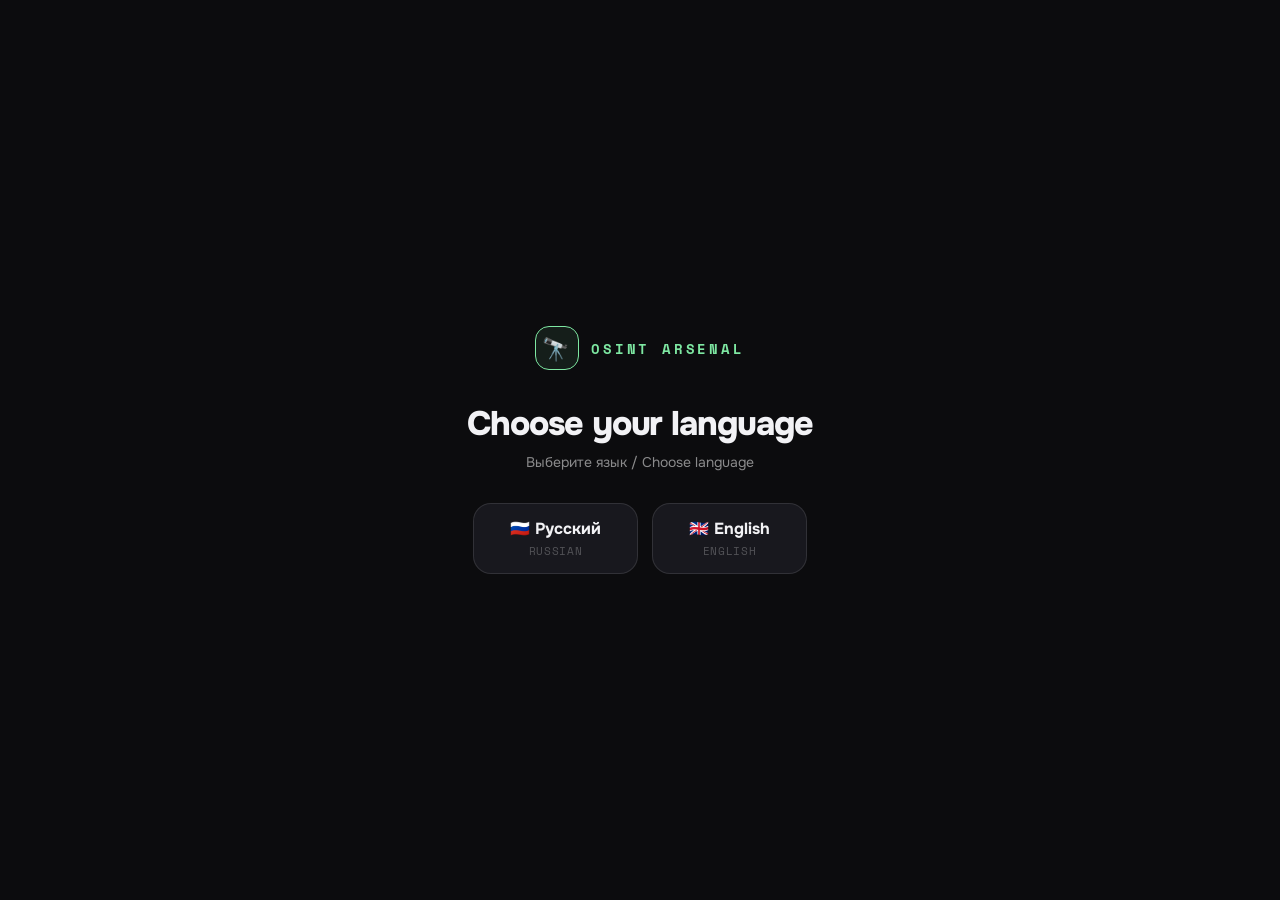
<file: index.html>
<!DOCTYPE html>
<html lang="ru" data-theme="dark">
<head>
<meta charset="UTF-8">
<meta name="viewport" content="width=device-width, initial-scale=1.0">
<title>OSINT Arsenal</title>
<link rel="preconnect" href="https://fonts.googleapis.com">
<link href="https://fonts.googleapis.com/css2?family=Space+Mono:wght@400;700&family=Onest:wght@300;400;500;600;700;800;900&display=swap" rel="stylesheet">
<style>
*,*::before,*::after{box-sizing:border-box;margin:0;padding:0}
:root[data-theme="dark"]{--bg:#0c0c0e;--bg2:#111115;--surface:#18181e;--surface2:#1e1e26;--surface3:#232330;--border:rgba(255,255,255,0.06);--border2:rgba(255,255,255,0.11);--text:#f2f2f5;--text-muted:rgba(255,255,255,0.25);--text-sub:rgba(255,255,255,0.52);--accent:#7ee8a2;--accent2:#5bc4e0;--accent-dim:rgba(126,232,162,0.08);--accent-glow:rgba(126,232,162,0.18);--red:#ff6b6b;--yellow:#ffd166;--pill-bg:rgba(255,255,255,0.06);--shadow:0 4px 24px rgba(0,0,0,0.4)}
:root[data-theme="light"]{--bg:#f4f4f0;--bg2:#ebebeb;--surface:#ffffff;--surface2:#f8f8f5;--surface3:#f0f0ec;--border:rgba(0,0,0,0.07);--border2:rgba(0,0,0,0.13);--text:#0e0e12;--text-muted:rgba(0,0,0,0.26);--text-sub:rgba(0,0,0,0.52);--accent:#1a8a4a;--accent2:#1a7090;--accent-dim:rgba(26,138,74,0.07);--accent-glow:rgba(26,138,74,0.16);--red:#d94040;--yellow:#c48a00;--pill-bg:rgba(0,0,0,0.05);--shadow:0 4px 24px rgba(0,0,0,0.08)}
html{scroll-behavior:smooth}
body{background:var(--bg);color:var(--text);font-family:'Onest',sans-serif;min-height:100vh;transition:background .4s,color .4s;overflow-x:hidden}
::-webkit-scrollbar{width:5px}::-webkit-scrollbar-track{background:transparent}::-webkit-scrollbar-thumb{background:var(--border2);border-radius:10px}
a{text-decoration:none;color:inherit}button{cursor:pointer;font-family:'Onest',sans-serif}

.lang-screen{position:fixed;inset:0;z-index:9999;background:var(--bg);display:flex;align-items:center;justify-content:center;flex-direction:column;gap:32px}
.lang-screen.hidden{display:none}
.lang-logo{font-family:'Space Mono',monospace;font-size:14px;font-weight:700;letter-spacing:.2em;color:var(--accent);text-transform:uppercase;display:flex;align-items:center;gap:12px}
.lang-logo-icon{width:44px;height:44px;background:var(--accent-dim);border:1.5px solid var(--accent);border-radius:14px;display:flex;align-items:center;justify-content:center;font-size:22px;animation:rotateIcon 10s linear infinite}
@keyframes rotateIcon{to{transform:rotate(360deg)}}
.lang-title{font-size:clamp(22px,4vw,34px);font-weight:800;letter-spacing:-.03em;text-align:center}
.lang-sub{font-size:14px;color:var(--text-sub);text-align:center}
.lang-btns{display:flex;gap:14px;flex-wrap:wrap;justify-content:center}
.lang-btn{padding:14px 36px;background:var(--surface);border:1.5px solid var(--border2);border-radius:18px;font-size:16px;font-weight:700;cursor:pointer;color:var(--text);transition:all .25s;display:flex;flex-direction:column;align-items:center;gap:4px}
.lang-btn span{font-size:11px;font-weight:400;color:var(--text-muted);font-family:'Space Mono',monospace;letter-spacing:.06em}
.lang-btn:hover{border-color:var(--accent);color:var(--accent);transform:translateY(-2px)}

.overlay-modal{position:fixed;inset:0;z-index:300;background:rgba(0,0,0,.78);backdrop-filter:blur(10px);display:flex;align-items:center;justify-content:center;padding:20px;opacity:0;pointer-events:none;transition:opacity .3s}
.overlay-modal.open{opacity:1;pointer-events:all}
.inner-modal{background:var(--surface);border:1px solid var(--border2);border-radius:26px;max-width:480px;width:100%;padding:32px;transform:translateY(20px) scale(.97);transition:transform .35s cubic-bezier(.4,0,.2,1),background .4s;max-height:85vh;overflow-y:auto}
.overlay-modal.open .inner-modal{transform:translateY(0) scale(1)}
.modal-head{display:flex;align-items:center;justify-content:space-between;margin-bottom:20px}
.modal-title-text{font-size:20px;font-weight:800;letter-spacing:-.03em}
.modal-x{background:var(--surface2);border:1px solid var(--border);width:32px;height:32px;border-radius:11px;cursor:pointer;display:flex;align-items:center;justify-content:center;color:var(--text-sub);font-size:16px;transition:all .2s}
.modal-x:hover{border-color:var(--accent);color:var(--accent)}
.settings-label{font-family:'Space Mono',monospace;font-size:10px;color:var(--accent);letter-spacing:.2em;text-transform:uppercase;margin-bottom:12px}
.settings-section{margin-bottom:24px}
.settings-row{display:flex;gap:10px;flex-wrap:wrap}
.set-btn{padding:10px 20px;background:var(--surface2);border:1px solid var(--border);border-radius:14px;font-size:13px;font-weight:600;cursor:pointer;color:var(--text-sub);transition:all .2s}
.set-btn:hover{border-color:var(--border2);color:var(--text)}
.set-btn.active{background:var(--accent-dim);border-color:var(--accent);color:var(--accent)}
.wallet-card{background:var(--surface2);border:1px solid var(--border);border-radius:16px;padding:18px;margin-bottom:12px}
.wallet-top{display:flex;align-items:center;gap:10px;margin-bottom:10px}
.wallet-name{font-size:14px;font-weight:700}
.wallet-net{font-size:10px;font-family:'Space Mono',monospace;color:var(--text-muted);padding:2px 8px;background:var(--pill-bg);border-radius:8px}
.wallet-addr{font-family:'Space Mono',monospace;font-size:10px;color:var(--text-sub);word-break:break-all;line-height:1.6;background:var(--surface3);border-radius:10px;padding:10px 12px;cursor:pointer;transition:all .2s;border:1px solid var(--border)}
.wallet-addr:hover{border-color:var(--accent);color:var(--accent)}
.wallet-copy{font-size:10px;color:var(--text-muted);margin-top:6px;text-align:right;font-family:'Space Mono',monospace}
.support-or{text-align:center;color:var(--text-muted);font-size:13px;margin:16px 0}
.support-check{background:var(--surface2);border:1px solid var(--border);border-radius:16px;padding:16px;display:flex;align-items:center;gap:12px}
.support-check-text{font-size:13px;color:var(--text-sub);line-height:1.6}
.support-check-link{color:var(--accent);font-weight:700}

header{position:sticky;top:0;z-index:100;padding:0 clamp(16px,4vw,44px);height:64px;display:flex;align-items:center;justify-content:space-between;background:var(--bg);border-bottom:1px solid var(--border);transition:background .4s,border-color .4s;backdrop-filter:blur(20px)}
.logo{display:flex;align-items:center;gap:10px;font-family:'Space Mono',monospace;font-size:13px;font-weight:700;letter-spacing:.1em;color:var(--accent);text-transform:uppercase}
.logo-icon{width:32px;height:32px;background:var(--accent-dim);border:1.5px solid var(--accent);border-radius:12px;display:flex;align-items:center;justify-content:center;font-size:15px;animation:rotateIcon 10s linear infinite}
.header-credit{font-family:'Space Mono',monospace;font-size:10px;color:var(--text-muted);letter-spacing:.04em;display:flex;align-items:center;gap:6px}
.header-credit a{color:var(--accent);font-weight:700}.header-credit a:hover{text-decoration:underline}
.header-actions{display:flex;align-items:center;gap:8px}
.icon-btn{display:flex;align-items:center;gap:6px;padding:7px 14px;background:var(--surface);border:1px solid var(--border2);border-radius:24px;cursor:pointer;font-family:'Space Mono',monospace;font-size:10px;color:var(--text-sub);letter-spacing:.06em;transition:all .25s;white-space:nowrap}
.icon-btn:hover{border-color:var(--accent);color:var(--accent)}

.nav-wrap{padding:0 clamp(16px,4vw,44px);border-bottom:1px solid var(--border);background:var(--bg);overflow-x:auto;scrollbar-width:none;transition:background .4s}
.nav-wrap::-webkit-scrollbar{display:none}
.nav-tabs{display:flex;min-width:max-content}
.nav-tab{padding:15px 20px;font-size:13px;font-weight:500;color:var(--text-sub);cursor:pointer;border-bottom:2.5px solid transparent;transition:all .2s;display:flex;align-items:center;gap:7px;white-space:nowrap;background:none;border-left:none;border-right:none;border-top:none;letter-spacing:.01em}
.nav-tab:hover{color:var(--text)}
.nav-tab.active{color:var(--accent);border-bottom-color:var(--accent);font-weight:700}
.tab-badge{font-size:9px;background:var(--accent-dim);color:var(--accent);padding:2px 7px;border-radius:20px;font-family:'Space Mono',monospace}

.page{display:none;padding:clamp(24px,4vw,52px) clamp(16px,4vw,44px) 80px}
.page.active{display:block;animation:fadeUp .4s ease forwards}
@keyframes fadeUp{from{opacity:0;transform:translateY(14px)}to{opacity:1;transform:translateY(0)}}

.s-eyebrow{font-family:'Space Mono',monospace;font-size:10px;color:var(--accent);letter-spacing:.2em;text-transform:uppercase;margin-bottom:10px}
.s-title{font-size:clamp(26px,4vw,42px);font-weight:800;letter-spacing:-.03em;line-height:1.1;margin-bottom:10px}
.s-sub{font-size:14px;color:var(--text-sub);max-width:500px;line-height:1.65;font-weight:400;margin-bottom:32px}

.toolbar{display:flex;align-items:center;gap:10px;flex-wrap:wrap;margin-bottom:28px}
.search-wrap{position:relative;flex:1;min-width:200px;max-width:340px}
.search-wrap svg{position:absolute;left:13px;top:50%;transform:translateY(-50%);color:var(--text-muted);pointer-events:none}
.search-input{width:100%;padding:11px 14px 11px 38px;background:var(--surface);border:1px solid var(--border);border-radius:18px;color:var(--text);font-family:'Onest',sans-serif;font-size:13px;outline:none;transition:border-color .2s,background .3s}
.search-input::placeholder{color:var(--text-muted)}
.search-input:focus{border-color:var(--accent);background:var(--surface2)}
.pills{display:flex;gap:7px;flex-wrap:wrap}
.pill{padding:8px 16px;background:var(--pill-bg);border:1px solid var(--border);border-radius:24px;font-size:12px;font-weight:500;color:var(--text-sub);cursor:pointer;transition:all .2s;white-space:nowrap}
.pill:hover{border-color:var(--border2);color:var(--text)}
.pill.active{background:var(--accent-dim);border-color:var(--accent);color:var(--accent)}
.count-chip{margin-left:auto;font-family:'Space Mono',monospace;font-size:10px;color:var(--text-muted);padding:6px 13px;background:var(--surface);border:1px solid var(--border);border-radius:14px}

.tools-grid{display:grid;grid-template-columns:repeat(auto-fill,minmax(288px,1fr));gap:14px}
.tool-card{background:var(--surface);border:1px solid var(--border);border-radius:22px;padding:22px;cursor:pointer;transition:all .25s cubic-bezier(.4,0,.2,1);position:relative;overflow:hidden;opacity:0;animation:cardIn .4s ease forwards}
.tool-card::after{content:'';position:absolute;inset:0;border-radius:22px;background:radial-gradient(circle at 50% 0%,var(--accent-glow),transparent 70%);opacity:0;transition:opacity .3s;pointer-events:none}
.tool-card:hover{border-color:var(--border2);transform:translateY(-3px);box-shadow:var(--shadow)}
.tool-card:hover::after{opacity:1}
@keyframes cardIn{from{opacity:0;transform:translateY(10px)}to{opacity:1;transform:translateY(0)}}
.card-top{display:flex;align-items:flex-start;justify-content:space-between;margin-bottom:14px}
.card-icon{width:42px;height:42px;background:var(--surface2);border:1px solid var(--border2);border-radius:14px;display:flex;align-items:center;justify-content:center;font-size:20px;transition:transform .25s,border-color .25s}
.tool-card:hover .card-icon{transform:scale(1.08);border-color:var(--accent)}
.card-link-btn{display:flex;align-items:center;gap:4px;font-family:'Space Mono',monospace;font-size:9px;color:var(--text-muted);text-decoration:none;padding:5px 10px;background:var(--surface2);border:1px solid var(--border);border-radius:12px;transition:all .2s}
.card-link-btn:hover{color:var(--accent);border-color:var(--accent)}
.card-name{font-size:16px;font-weight:700;letter-spacing:-.02em;margin-bottom:7px}
.card-tags{display:flex;flex-wrap:wrap;gap:5px;margin-bottom:12px}
.tag{font-size:10px;font-weight:500;padding:3px 9px;background:var(--surface2);border:1px solid var(--border);border-radius:9px;color:var(--text-muted)}
.card-desc{font-size:13px;line-height:1.65;color:var(--text-sub);font-weight:400}
.card-foot{display:flex;align-items:center;justify-content:space-between;margin-top:14px;padding-top:13px;border-top:1px solid var(--border)}
.type-badge{font-size:10px;font-weight:600;padding:3px 10px;background:var(--accent-dim);color:var(--accent);border-radius:9px}
.empty-state{grid-column:1/-1;text-align:center;padding:80px 20px;font-size:14px;color:var(--text-muted)}
.empty-state em{color:var(--accent);font-style:normal}

.info-card{background:var(--surface);border:1px solid var(--border);border-radius:22px;padding:22px;margin-bottom:12px;cursor:pointer;transition:all .25s;opacity:0;animation:cardIn .4s ease forwards}
.info-card:hover{border-color:var(--border2)}
.info-card-top{display:flex;align-items:center;gap:14px}
.info-icon{width:44px;height:44px;background:var(--surface2);border:1px solid var(--border2);border-radius:14px;display:flex;align-items:center;justify-content:center;font-size:20px;flex-shrink:0}
.info-meta{flex:1}
.info-title{font-size:16px;font-weight:700;letter-spacing:-.02em;margin-bottom:3px}
.info-sub{font-size:12px;color:var(--text-muted)}
.info-badge{font-size:9px;font-family:'Space Mono',monospace;padding:4px 9px;border-radius:10px;background:var(--accent-dim);color:var(--accent);letter-spacing:.06em;text-transform:uppercase;flex-shrink:0}
.chevron{transition:transform .3s;color:var(--text-muted);flex-shrink:0}
.info-card.open .chevron{transform:rotate(180deg)}
.info-body{margin-top:18px;padding-top:18px;border-top:1px solid var(--border);font-size:13.5px;line-height:1.78;color:var(--text-sub);font-weight:400;display:none}
.info-body p{margin-bottom:14px}.info-body p:last-child{margin-bottom:0}
.info-card.open .info-body{display:block}

.practice-grid{display:grid;grid-template-columns:repeat(auto-fill,minmax(278px,1fr));gap:14px;margin-bottom:40px}
.pcard{background:var(--surface);border:1px solid var(--border);border-radius:22px;padding:22px;text-decoration:none;color:var(--text);display:block;transition:all .25s;position:relative;overflow:hidden}
.pcard::before{content:'';position:absolute;bottom:0;left:0;right:0;height:3px;background:linear-gradient(90deg,var(--accent),var(--accent2));transform:scaleX(0);transform-origin:left;transition:transform .3s;border-radius:0 0 22px 22px}
.pcard:hover{border-color:var(--border2);transform:translateY(-3px);box-shadow:var(--shadow)}
.pcard:hover::before{transform:scaleX(1)}
.pcard-icon{font-size:28px;margin-bottom:14px}.pcard-name{font-size:15px;font-weight:700;letter-spacing:-.02em;margin-bottom:6px}
.pcard-desc{font-size:12px;color:var(--text-sub);line-height:1.6;margin-bottom:14px;font-weight:400}
.pcard-tags{display:flex;gap:5px;flex-wrap:wrap;margin-bottom:12px}
.lvl{display:inline-flex;align-items:center;gap:5px;font-size:10px;font-weight:600;padding:4px 10px;border-radius:10px;letter-spacing:.02em}
.lvl-e{background:rgba(126,232,162,.12);color:var(--accent)}.lvl-m{background:rgba(255,209,102,.12);color:var(--yellow)}.lvl-h{background:rgba(255,107,107,.12);color:var(--red)}
.chal-card{background:var(--surface);border:1px solid var(--border);border-radius:22px;padding:24px;margin-bottom:12px;cursor:default;transition:all .25s;position:relative;overflow:hidden}
.chal-card:hover{border-color:var(--border2);box-shadow:var(--shadow)}
.chal-card::after{content:attr(data-num);position:absolute;right:24px;top:50%;transform:translateY(-50%);font-size:70px;font-weight:900;color:var(--border2);pointer-events:none;line-height:1;letter-spacing:-.05em}
.chal-name{font-size:16px;font-weight:700;margin-bottom:6px;letter-spacing:-.02em}
.chal-desc{font-size:13px;color:var(--text-sub);line-height:1.6;max-width:440px;font-weight:400}
.chal-foot{display:flex;gap:8px;margin-top:14px;align-items:center}

.res-grid{display:grid;grid-template-columns:repeat(auto-fill,minmax(256px,1fr));gap:14px}
.rcard{background:var(--surface);border:1px solid var(--border);border-radius:22px;padding:20px;text-decoration:none;color:var(--text);display:flex;flex-direction:column;gap:10px;transition:all .25s}
.rcard:hover{border-color:var(--border2);transform:translateY(-2px);box-shadow:var(--shadow)}
.rcard-top{display:flex;align-items:center;gap:10px}
.rcard-icon{width:38px;height:38px;border-radius:12px;display:flex;align-items:center;justify-content:center;font-size:17px;background:var(--surface2);border:1px solid var(--border);flex-shrink:0}
.rcard-name{font-size:14px;font-weight:700;letter-spacing:-.01em}.rcard-type{font-size:10px;color:var(--text-muted)}
.rcard-desc{font-size:12px;color:var(--text-sub);line-height:1.6;font-weight:400}
.rcard-badge{align-self:flex-start;font-size:9px;font-family:'Space Mono',monospace;padding:3px 9px;border-radius:9px;background:var(--pill-bg);color:var(--text-muted);letter-spacing:.06em;text-transform:uppercase}

.tool-modal-overlay{position:fixed;inset:0;z-index:200;background:rgba(0,0,0,.78);backdrop-filter:blur(10px);display:flex;align-items:center;justify-content:center;padding:20px;opacity:0;pointer-events:none;transition:opacity .3s}
.tool-modal-overlay.open{opacity:1;pointer-events:all}
.tool-modal{background:var(--surface);border:1px solid var(--border2);border-radius:26px;max-width:540px;width:100%;padding:32px;transform:translateY(20px) scale(.97);transition:transform .35s cubic-bezier(.4,0,.2,1),background .4s;max-height:85vh;overflow-y:auto}
.tool-modal-overlay.open .tool-modal{transform:translateY(0) scale(1)}
.tool-modal-head{display:flex;align-items:flex-start;justify-content:space-between;margin-bottom:20px}
.tool-modal-title{font-size:22px;font-weight:800;letter-spacing:-.03em}
.tool-modal-url{font-family:'Space Mono',monospace;font-size:11px;color:var(--accent);margin-bottom:16px}
.tool-modal-tags{display:flex;gap:6px;flex-wrap:wrap;margin-bottom:18px}
.tool-modal-desc{font-size:14px;line-height:1.78;color:var(--text-sub);margin-bottom:24px;font-weight:400}
.btn-primary{display:inline-flex;align-items:center;gap:7px;padding:11px 22px;background:var(--accent);color:#000;font-weight:700;font-size:12px;border-radius:14px;text-decoration:none;letter-spacing:.04em;text-transform:uppercase;transition:opacity .2s,transform .2s;border:none}
.btn-primary:hover{opacity:.85;transform:translateY(-1px)}

footer{border-top:1px solid var(--border);padding:22px clamp(16px,4vw,44px);display:flex;align-items:center;justify-content:space-between;flex-wrap:wrap;gap:10px;font-size:12px;color:var(--text-muted);transition:border-color .4s}
footer a{color:var(--accent);text-decoration:none;font-weight:600}footer a:hover{text-decoration:underline}
@media(max-width:600px){.header-credit{display:none}}
</style>
</head>
<body>

<!-- LANG -->
<div class="lang-screen" id="langScreen">
  <div class="lang-logo"><div class="lang-logo-icon">🔭</div>OSINT Arsenal</div>
  <div><div class="lang-title">Choose your language</div><div class="lang-sub" style="margin-top:8px">Выберите язык / Choose language</div></div>
  <div class="lang-btns">
    <button class="lang-btn" onclick="setLang('ru')">🇷🇺 Русский<span>RUSSIAN</span></button>
    <button class="lang-btn" onclick="setLang('en')">🇬🇧 English<span>ENGLISH</span></button>
  </div>
</div>

<!-- SETTINGS -->
<div class="overlay-modal" id="settingsOverlay">
  <div class="inner-modal">
    <div class="modal-head"><div class="modal-title-text" id="settTitle">⚙️ Настройки</div><button class="modal-x" onclick="closeSettings()">✕</button></div>
    <div class="settings-section">
      <div class="settings-label" id="settLangLabel">Язык</div>
      <div class="settings-row">
        <button class="set-btn" id="btnLangRu" onclick="setLang('ru',true)">🇷🇺 Русский</button>
        <button class="set-btn" id="btnLangEn" onclick="setLang('en',true)">🇬🇧 English</button>
      </div>
    </div>
    <div class="settings-section">
      <div class="settings-label" id="settThemeLabel">Тема</div>
      <div class="settings-row">
        <button class="set-btn" id="btnDark" onclick="setTheme('dark')">🌑 Dark</button>
        <button class="set-btn" id="btnLight" onclick="setTheme('light')">☀️ Light</button>
      </div>
    </div>
  </div>
</div>

<!-- SUPPORT -->
<div class="overlay-modal" id="supportOverlay">
  <div class="inner-modal">
    <div class="modal-head"><div class="modal-title-text" id="suppTitle">💎 Поддержка</div><button class="modal-x" onclick="closeSupport()">✕</button></div>
    <div style="font-size:13px;color:var(--text-sub);margin-bottom:24px;line-height:1.6" id="suppSub">Если проект оказался полезным — можно поддержать авторов криптовалютой в сети TON:</div>
    <div class="wallet-card">
      <div class="wallet-top"><div class="wallet-name">💎 TON — @Alexander_Weronka</div><div class="wallet-net">TON Network</div></div>
      <div class="wallet-addr" onclick="copyWallet(this,'UQAIg6HtGmUyx6O_rMIpkk7M1bkLasdTtAevRV9Xo4iaU4Fv')">UQAIg6HtGmUyx6O_rMIpkk7M1bkLasdTtAevRV9Xo4iaU4Fv</div>
      <div class="wallet-copy" id="walletCopyHint">нажми чтобы скопировать</div>
    </div>
    <div class="wallet-card">
      <div class="wallet-top"><div class="wallet-name">💎 TON — @AlexanderLapshakov</div><div class="wallet-net">TON Network</div></div>
      <div class="wallet-addr" onclick="copyWallet(this,'UQC5hQFuo4QsEIMllGhCuYCCVjv5EzQSuBOwiRA6SYvM0TrO')">UQC5hQFuo4QsEIMllGhCuYCCVjv5EzQSuBOwiRA6SYvM0TrO</div>
      <div class="wallet-copy">нажми чтобы скопировать</div>
    </div>
    <div class="support-or" id="suppOr">— или —</div>
    <div class="support-check"><div style="font-size:28px">🧾</div><div class="support-check-text" id="suppCheck">Скриншот перевода: <a class="support-check-link" href="https://t.me/Alexander_Weronka" target="_blank">@Alexander_Weronka</a> ❤️</div></div>
  </div>
</div>

<!-- TOOL MODAL -->
<div class="tool-modal-overlay" id="toolModalOverlay">
  <div class="tool-modal">
    <div class="tool-modal-head">
      <div class="tool-modal-title" id="tmTitle"></div>
      <button class="modal-x" id="tmClose">✕</button>
    </div>
    <div class="tool-modal-url" id="tmUrl"></div>
    <div class="tool-modal-tags" id="tmTags"></div>
    <div class="tool-modal-desc" id="tmDesc"></div>
    <a class="btn-primary" id="tmLink" href="#" target="_blank" rel="noopener">
      <span id="tmOpenLabel">Открыть</span>
      <svg width="12" height="12" viewBox="0 0 24 24" fill="none" stroke="currentColor" stroke-width="2.5"><path d="M18 13v6a2 2 0 01-2 2H5a2 2 0 01-2-2V8a2 2 0 012-2h6"/><polyline points="15 3 21 3 21 9"/><line x1="10" y1="14" x2="21" y2="3"/></svg>
    </a>
  </div>
</div>

<header>
  <a class="logo" href="#"><div class="logo-icon">🔭</div>OSINT Arsenal</a>
  <div class="header-credit"><span id="madeBy">Сообщество:</span><a href="https://t.me/digitalmole79" target="_blank">@digitalmole79</a></div>
  <div class="header-actions">
    <button class="icon-btn" onclick="openSupport()">💎 <span id="suppBtnLabel">Поддержка</span></button>
    <button class="icon-btn" onclick="openSettings()">⚙️ <span id="settBtnLabel">Настройки</span></button>
  </div>
</header>

<div class="nav-wrap">
  <div class="nav-tabs">
    <button class="nav-tab active" data-tab="tools">🛠️ <span id="nav-tools">Инструменты</span> <span class="tab-badge" id="toolsCount">0</span></button>
    <button class="nav-tab" data-tab="info">📚 <span id="nav-info">База знаний</span></button>
    <button class="nav-tab" data-tab="practice">🎯 <span id="nav-practice">Практика</span></button>
    <button class="nav-tab" data-tab="resources">📖 <span id="nav-resources">Ресурсы</span></button>
  </div>
</div>

<div class="page active" id="tab-tools">
  <p class="s-eyebrow">// <span id="toolsEye">Коллекция</span></p>
  <h1 class="s-title" id="toolsTitle">Инструменты</h1>
  <p class="s-sub" id="toolsSub">Подборка инструментов для разведки, анализа данных, пентеста и форензики.</p>
  <div class="toolbar">
    <div class="search-wrap">
      <svg width="14" height="14" viewBox="0 0 24 24" fill="none" stroke="currentColor" stroke-width="2"><circle cx="11" cy="11" r="8"/><path d="M21 21l-4.35-4.35"/></svg>
      <input class="search-input" id="searchInput" type="text" placeholder="Поиск инструмента...">
    </div>
    <div class="pills" id="pillsContainer"></div>
    <span class="count-chip" id="countLabel">0</span>
  </div>
  <div class="tools-grid" id="toolsGrid"></div>
</div>

<div class="page" id="tab-info">
  <p class="s-eyebrow">// <span id="infoEye">База знаний</span></p>
  <h1 class="s-title" id="infoTitle">База знаний</h1>
  <p class="s-sub" id="infoSub">Подробные руководства по методам разведки.</p>
  <div id="infoList"></div>
</div>

<div class="page" id="tab-practice">
  <p class="s-eyebrow">// <span id="pracEye">Тренировка</span></p>
  <h1 class="s-title" id="pracTitle">Практика</h1>
  <p class="s-sub" id="pracSub">Платформы и задания для отработки навыков разведки.</p>
  <div class="practice-grid" id="practiceGrid"></div>
  <p class="s-eyebrow" style="margin-bottom:8px">// <span id="chalEye">Задания</span></p>
  <h2 style="font-size:clamp(20px,3vw,28px);font-weight:800;letter-spacing:-.03em;margin-bottom:16px" id="chalTitle">Быстрые задания</h2>
  <div id="chalList"></div>
</div>

<div class="page" id="tab-resources">
  <p class="s-eyebrow">// <span id="resEye">Библиотека</span></p>
  <h1 class="s-title" id="resTitle">Ресурсы</h1>
  <p class="s-sub" id="resSub">Каналы, книги, подкасты и сообщества.</p>
  <div class="res-grid" id="resGrid"></div>
</div>

<footer>
  <span>OSINT Arsenal &copy; 2025 — <a href="https://t.me/digitalmole79" target="_blank">@digitalmole79</a></span>
  <span style="font-family:'Space Mono',monospace;font-size:10px">MIT License</span>
</footer>

<script>
/* DATA */
const tools=[
  {name:'Maltego',url:'https://maltego.com',icon:'🕸️',tags:['graph','network'],cat:'network',type:'Desktop',desc:{ru:'Визуальный анализ связей между людьми, доменами, IP и организациями. Строит графы взаимосвязей при расследованиях.',en:'Visual link analysis between people, domains, IPs and organizations. Builds relationship graphs for investigations.'}},
  {name:'Shodan',url:'https://shodan.io',icon:'🔍',tags:['iot','scan'],cat:'network',type:'Web API',desc:{ru:'Поисковик по устройствам подключённым к интернету: серверы, камеры, роутеры. Находит открытые порты и уязвимые сервисы.',en:'Search engine for internet-connected devices: servers, cameras, routers. Find open ports and vulnerable services worldwide.'}},
  {name:'Censys',url:'https://censys.io',icon:'🌐',tags:['network','certs'],cat:'network',type:'Web API',desc:{ru:'Поисковик по интернет-инфраструктуре с акцентом на TLS-сертификаты и открытые порты.',en:'Internet infrastructure search engine focused on TLS certificates and open ports.'}},
  {name:'ZoomEye',url:'https://www.zoomeye.org',icon:'🔭',tags:['iot','scan'],cat:'network',type:'Web API',desc:{ru:'Китайский аналог Shodan — поиск уязвимых устройств и сервисов. Особенно полезен для азиатского сегмента.',en:'Chinese Shodan alternative — find vulnerable devices and services. Particularly useful for the Asian internet segment.'}},
  {name:'FOFA',url:'https://fofa.info',icon:'🌐',tags:['network','infra'],cat:'network',type:'Web API',desc:{ru:'Поиск по интернет-активам: устройства, веб-приложения, сертификаты.',en:'Internet asset search: devices, web apps, certificates.'}},
  {name:'SpiderFoot',url:'https://spiderfoot.net',icon:'🕷️',tags:['automation','recon'],cat:'network',type:'Web',desc:{ru:'Автоматизированный разведывательный фреймворк с 200+ модулями. Строит карту связей по IP, домену, email.',en:'Automated recon framework with 200+ modules. Builds relationship maps for IPs, domains, emails.'}},
  {name:'Recon-ng',url:'https://github.com/lanmaster53/recon-ng',icon:'🛰️',tags:['framework','recon'],cat:'network',type:'CLI',desc:{ru:'Модульный фреймворк для разведки в стиле Metasploit с маркетплейсом модулей и встроенной базой данных.',en:'Modular recon framework in Metasploit style with module marketplace and built-in database.'}},
  {name:'Nmap',url:'https://nmap.org',icon:'🗺️',tags:['ports','scan'],cat:'network',type:'CLI',desc:{ru:'Стандарт сетевого сканирования: порты, сервисы, ОС. Мощный движок скриптов NSE.',en:'Network scanning standard: ports, services, OS detection. Powerful NSE scripting engine.'}},
  {name:'Masscan',url:'https://github.com/robertdavidgraham/masscan',icon:'🚀',tags:['ports','fast'],cat:'network',type:'CLI',desc:{ru:'Сканирование всего интернета за 6 минут. Скорость до 10M пакетов/с.',en:'Scan the entire internet in 6 minutes. Up to 10M packets per second.'}},
  {name:'VirusTotal',url:'https://virustotal.com',icon:'🔴',tags:['malware','threat'],cat:'network',type:'Web API',desc:{ru:'Анализ файлов, URL, IP и доменов через 80+ антивирусных движков.',en:'Analyse files, URLs, IPs and domains with 80+ AV engines and threat intelligence feeds.'}},
  {name:'URLscan.io',url:'https://urlscan.io',icon:'🌍',tags:['url','web'],cat:'network',type:'Web',desc:{ru:'Сканирование и скриншот сайта без посещения. DOM, сертификаты, история запросов.',en:'Scan and screenshot a site without visiting. DOM, certificates, request history.'}},
  {name:'SecurityTrails',url:'https://securitytrails.com',icon:'🔍',tags:['dns','history'],cat:'network',type:'Web API',desc:{ru:'История DNS-записей, поддомены, связанные IP. Незаменим для нахождения реального IP за CDN.',en:'DNS history, subdomains, related IPs. Essential for finding real IPs behind CDNs.'}},
  {name:'Builtwith',url:'https://builtwith.com',icon:'🔬',tags:['tech','fingerprint'],cat:'network',type:'Web',desc:{ru:'Технологический стек сайта: CMS, фреймворки, аналитика.',en:'Website tech stack: CMS, frameworks, analytics.'}},
  {name:'Subfinder',url:'https://github.com/projectdiscovery/subfinder',icon:'🌐',tags:['subdomains','dns'],cat:'network',type:'CLI',desc:{ru:'Быстрый пассивный поиск поддоменов через 80+ источников. Написан на Go.',en:'Fast passive subdomain discovery through 80+ sources. Written in Go.'}},
  {name:'Amass',url:'https://github.com/owasp-amass/amass',icon:'🌊',tags:['subdomains','dns'],cat:'network',type:'CLI',desc:{ru:'Глубокая разведка поддоменов: пассивная и активная. Часть проекта OWASP.',en:'Deep subdomain reconnaissance: passive and active. Part of the OWASP project.'}},
  {name:'Hunter.io',url:'https://hunter.io',icon:'✉️',tags:['email','verify'],cat:'email',type:'Web',desc:{ru:'Поиск и верификация корпоративных email по домену. Показывает формат адресов.',en:'Find and verify corporate emails by domain. Shows address format and found contacts.'}},
  {name:'theHarvester',url:'https://github.com/laramies/theHarvester',icon:'🌾',tags:['email','dns'],cat:'email',type:'CLI',desc:{ru:'Сбор email, поддоменов, имён сотрудников из открытых источников: Google, Bing, LinkedIn, Shodan.',en:'Collect emails, subdomains, employee names from open sources: Google, Bing, LinkedIn, Shodan.'}},
  {name:'Holehe',url:'https://github.com/megadose/holehe',icon:'🦉',tags:['email','accounts'],cat:'email',type:'CLI',desc:{ru:'Проверяет на каких 120+ сервисах зарегистрирован email через форму восстановления пароля.',en:'Checks which of 120+ services an email is registered on via the password recovery form.'}},
  {name:'Have I Been Pwned',url:'https://haveibeenpwned.com',icon:'🔒',tags:['email','breach'],cat:'email',type:'Web',desc:{ru:'Проверка email на факт утечки в известных базах данных. Сотни утечек.',en:'Check if an email was exposed in known data breaches. Hundreds of breaches in the database.'}},
  {name:'Phonebook.cz',url:'https://phonebook.cz',icon:'📒',tags:['email','domain'],cat:'email',type:'Web',desc:{ru:'Поиск email, доменов и URL по ключевому слову. Использует данные из утечек.',en:'Search emails, domains and URLs by keyword. Uses breach data and public sources.'}},
  {name:'IntelligenceX',url:'https://intelx.io',icon:'🔍',tags:['email','breach'],cat:'email',type:'Web API',desc:{ru:'Поиск по утечкам, пастам, архивам. Уникальные данные недоступные обычным поисковикам.',en:'Search leaks, pastes, archives. Unique data unavailable to regular search engines.'}},
  {name:'Sherlock',url:'https://github.com/sherlock-project/sherlock',icon:'🔎',tags:['username','social'],cat:'social',type:'CLI',desc:{ru:'Поиск аккаунтов по никнейму на 400+ платформах одновременно.',en:'Search accounts by username on 400+ platforms simultaneously.'}},
  {name:'Maigret',url:'https://github.com/soxoj/maigret',icon:'🕵️',tags:['username','profiling'],cat:'social',type:'CLI',desc:{ru:'Расширенный поиск на 3000+ сайтах. Рекурсивно собирает данные профилей, строит граф связей.',en:'Advanced account search on 3000+ sites. Recursively collects profile data, builds connection graph.'}},
  {name:'Snoop',url:'https://github.com/snooppr/snoop',icon:'👃',tags:['username','cis'],cat:'social',type:'CLI',desc:{ru:'Поиск аккаунтов с акцентом на русскоязычные платформы. 3000+ сайтов включая ВКонтакте, Одноклассники.',en:'Account search focused on Russian-language platforms. 3000+ sites including VK, Odnoklassniki.'}},
  {name:'Twint',url:'https://github.com/twintproject/twint',icon:'🐦',tags:['twitter','scraping'],cat:'social',type:'CLI',desc:{ru:'Скрапер Twitter без API-ключа. Твиты, подписчики, геолокации по заданным фильтрам.',en:'Twitter scraper without API key. Tweets, followers, geolocations by filters.'}},
  {name:'Instaloader',url:'https://instaloader.github.io',icon:'📸',tags:['instagram','download'],cat:'social',type:'CLI',desc:{ru:'Скачивание постов, сторис, профилей Instagram. Сохраняет метаданные в JSON.',en:'Download Instagram posts, stories and profiles. Saves metadata in JSON.'}},
  {name:'Social Mapper',url:'https://github.com/Greenwolf/social_mapper',icon:'🗂️',tags:['face','mapping'],cat:'social',type:'CLI',desc:{ru:'Поиск профилей в соцсетях по фото и имени с распознаванием лиц.',en:'Search profiles on social networks by photo and name using face recognition.'}},
  {name:'Crosslinked',url:'https://github.com/m8sec/crosslinked',icon:'🔗',tags:['linkedin','employees'],cat:'social',type:'CLI',desc:{ru:'Автоматически собирает имена сотрудников через LinkedIn и генерирует корпоративные email.',en:'Automatically collects employee names via LinkedIn and generates corporate emails.'}},
  {name:'GHunt',url:'https://github.com/mxrch/GHunt',icon:'🔮',tags:['google','account'],cat:'social',type:'CLI',desc:{ru:'Извлекает информацию из Google-аккаунта по email: имя, фото, YouTube, Maps и другие сервисы.',en:'Extracts information from a Google account by email: name, photo, YouTube, Maps and other services.'}},
  {name:'GeoSpy',url:'https://geospy.ai',icon:'📍',tags:['geolocation','ai'],cat:'geo',type:'Web',desc:{ru:'Определение геолокации по фотографии через AI-анализ архитектуры, растительности и других признаков.',en:'AI-powered geolocation from photos via analysis of architecture, vegetation and other clues.'}},
  {name:'SunCalc',url:'https://suncalc.org',icon:'☀️',tags:['geo','shadow'],cat:'geo',type:'Web',desc:{ru:'Направление теней по солнцу — определение времени и места съёмки по тени на фотографии.',en:'Shadow direction from sun position — estimate time and shooting location from photo shadows.'}},
  {name:'Google Earth',url:'https://earth.google.com',icon:'🌍',tags:['geo','satellite'],cat:'geo',type:'Web',desc:{ru:'3D-вид Земли с историей спутниковых снимков. Виртуальный облёт предполагаемого района.',en:'3D Earth view with satellite imagery history. Virtual flyover of suspected locations.'}},
  {name:'Overpass Turbo',url:'https://overpass-turbo.eu',icon:'🗺️',tags:['geo','osm'],cat:'geo',type:'Web',desc:{ru:'Запросы к OpenStreetMap: найти объект по любым атрибутам. Мощный инструмент геолокации.',en:'Query OpenStreetMap: find any object by attributes. Powerful geolocation tool.'}},
  {name:'Yandex Maps',url:'https://maps.yandex.com',icon:'🗺️',tags:['geo','cis'],cat:'geo',type:'Web',desc:{ru:'Панорамы улиц и картография, особенно точная для СНГ.',en:'Street panoramas and maps, especially detailed for CIS region.'}},
  {name:'ExifTool',url:'https://exiftool.org',icon:'📷',tags:['metadata','exif'],cat:'image',type:'CLI',desc:{ru:'Чтение и редактирование метаданных файлов. Извлекает GPS, модель камеры, дату съёмки.',en:'Read and edit file metadata. Extracts GPS, camera model, capture date from photos.'}},
  {name:'FotoForensics',url:'https://fotoforensics.com',icon:'🔬',tags:['forensics','image'],cat:'image',type:'Web',desc:{ru:'Анализ изображений: ELA, метаданные, признаки редактирования. Определение подлинности.',en:'Image analysis: ELA, metadata, signs of editing. Helps determine photo authenticity.'}},
  {name:'TinEye',url:'https://tineye.com',icon:'👁️',tags:['reverse','image'],cat:'image',type:'Web',desc:{ru:'Обратный поиск изображений — находит источник и все места размещения фото в интернете.',en:'Reverse image search — finds the source and all placements of a photo on the internet.'}},
  {name:'Pimeyes',url:'https://pimeyes.com',icon:'😶',tags:['face','reverse'],cat:'image',type:'Web',desc:{ru:'Поиск лиц по фотографии в открытом интернете. Совпадения на сайтах и в соцсетях.',en:'Face search in the open internet. Finds matches on websites and social networks.'}},
  {name:'Metagoofil',url:'https://github.com/laramies/metagoofil',icon:'📄',tags:['metadata','docs'],cat:'image',type:'CLI',desc:{ru:'Извлечение метаданных из публичных документов через Google: имена пользователей, пути.',en:'Extract metadata from public documents found via Google: usernames, file paths.'}},
  {name:'Pipl',url:'https://pipl.com',icon:'🧑',tags:['people','search'],cat:'people',type:'Web API',desc:{ru:'Агрегатор персональных данных из тысяч источников. Поиск по имени, email, телефону.',en:'Personal data aggregator from thousands of sources. Search by name, email, phone.'}},
  {name:'OpenCorporates',url:'https://opencorporates.com',icon:'🏢',tags:['business','legal'],cat:'people',type:'Web',desc:{ru:'Крупнейшая открытая база данных компаний — 200M+ записей из реестров 140+ стран.',en:'Largest open database of companies — 200M+ records from registries in 140+ countries.'}},
  {name:'IntelTechniques',url:'https://inteltechniques.com',icon:'🧠',tags:['people','tools'],cat:'people',type:'Web',desc:{ru:'Сборник инструментов и поисковых форм для поиска по людям, телефонам, email.',en:'Collection of tools and search forms for people, phones, emails and social networks.'}},
  {name:'PhoneInfoga',url:'https://github.com/sundowndev/phoneinfoga',icon:'📱',tags:['phone','lookup'],cat:'people',type:'CLI',desc:{ru:'Специализированный инструмент для разведки по телефонным номерам. Определяет оператора, ищет в открытых источниках.',en:'Specialized tool for phone number intelligence. Identifies carrier, searches open sources.'}},
  {name:'Ignorant',url:'https://github.com/megadose/ignorant',icon:'📵',tags:['phone','accounts'],cat:'people',type:'CLI',desc:{ru:'Аналог Holehe для номеров телефонов. Проверяет на каких сервисах зарегистрирован номер.',en:'Holehe equivalent for phone numbers. Checks which services a phone number is registered on.'}},
  {name:'Wayback Machine',url:'https://web.archive.org',icon:'⏰',tags:['archive','web'],cat:'web',type:'Web',desc:{ru:'Архив веб-страниц с 1996 года. Миллиарды снимков — восстановление удалённого контента.',en:'Web archive since 1996. Billions of snapshots — essential for recovering deleted content.'}},
  {name:'WHOIS Lookup',url:'https://whois.domaintools.com',icon:'🏷️',tags:['whois','domain'],cat:'web',type:'Web',desc:{ru:'История и детали регистрации доменов. Обратный WHOIS по email находит все домены владельца.',en:'Domain registration history and details. Reverse WHOIS by email finds all owner domains.'}},
  {name:'DNSdumpster',url:'https://dnsdumpster.com',icon:'🔭',tags:['dns','recon'],cat:'web',type:'Web',desc:{ru:'DNS-рекогносцировка: карта хостов, MX, TXT, визуализация инфраструктуры домена.',en:'DNS recon: host map, MX, TXT, domain infrastructure visualization.'}},
  {name:'MXToolbox',url:'https://mxtoolbox.com',icon:'📧',tags:['dns','email'],cat:'web',type:'Web',desc:{ru:'Диагностика MX, DKIM, SPF, DMARC и DNS-записей. Анализ почтовой инфраструктуры.',en:'Diagnose MX, DKIM, SPF, DMARC and DNS records. Email infrastructure analysis.'}},
  {name:'crt.sh',url:'https://crt.sh',icon:'🔐',tags:['certificates','ct'],cat:'web',type:'Web',desc:{ru:'Публичный лог Certificate Transparency. Все SSL-сертификаты для домена включая поддомены.',en:'Certificate Transparency public log. All SSL certificates for a domain including subdomains.'}},
  {name:'Blockchain Explorer',url:'https://blockchain.com/explorer',icon:'₿',tags:['crypto','bitcoin'],cat:'crypto',type:'Web',desc:{ru:'Анализ Bitcoin-транзакций, адресов и блоков. Трейсинг потоков криптовалюты.',en:'Analyse Bitcoin transactions, addresses and blocks. Trace cryptocurrency flows.'}},
  {name:'Etherscan',url:'https://etherscan.io',icon:'Ξ',tags:['crypto','ethereum'],cat:'crypto',type:'Web',desc:{ru:'Эксплорер Ethereum: транзакции, контракты, токены. Полная история активности адресов.',en:'Ethereum explorer: transactions, contracts, tokens. Complete address activity history.'}},
  {name:'Breadcrumbs',url:'https://breadcrumbs.app',icon:'🍞',tags:['crypto','graph'],cat:'crypto',type:'Web',desc:{ru:'Визуализация и анализ крипто-транзакций для расследований. Граф движения средств.',en:'Visualise and trace crypto transactions for investigations. Fund movement graph.'}},
];

const CATS={network:{ru:'Сеть',en:'Network'},email:{ru:'Email',en:'Email'},social:{ru:'Соцсети',en:'Social'},geo:{ru:'Геолокация',en:'Geo'},image:{ru:'Изображения',en:'Images'},people:{ru:'Люди',en:'People'},web:{ru:'Веб/DNS',en:'Web/DNS'},crypto:{ru:'Крипто',en:'Crypto'}};

const infoTopics={
  ru:[
    {icon:'📧',title:'Разведка по email-адресу',sub:'Email → личность',badge:'МЕТОД',body:'<p>Начните с проверки через <strong>Hunter.io</strong> или <strong>Emailrep.io</strong>. Google email в кавычках — находит все публичные упоминания.</p><p><strong>Holehe</strong> проверяет форму "Забыл пароль" на 120+ сервисах без уведомления пользователя — узнаёте на каких платформах зарегистрирован человек.</p><p>Проверка в базах утечек обязательна. <strong>HaveIBeenPwned</strong> содержит данные из сотен утечек. По корпоративному домену находите коллег через <strong>theHarvester</strong> или <strong>Phonebook.cz</strong>.</p>'},
    {icon:'📱',title:'Разведка по номеру телефона',sub:'Телефон → данные',badge:'МЕТОД',body:'<p>Определите страну и оператора через <strong>PhoneInfoga</strong>. Введите номер в Google в разных форматах.</p><p>Мессенджеры: <strong>Telegram</strong>, <strong>WhatsApp</strong>, <strong>Viber</strong> — добавьте контакт и увидите профиль. <strong>GetContact</strong> и <strong>TrueCaller</strong> показывают как номер записан у других пользователей.</p><p><strong>Ignorant</strong> — аналог Holehe для телефонных номеров. Проверяет аккаунты через форму восстановления без SMS.</p>'},
    {icon:'🖼️',title:'Обратный поиск по фотографии',sub:'Фото → личность',badge:'МЕТОД',body:'<p>Используйте несколько поисковиков: <strong>Google Images</strong>, <strong>Yandex Images</strong> (лидер по лицам для СНГ), <strong>TinEye</strong> (история распространения).</p><p>Для идентификации по лицу: <strong>Pimeyes</strong> сканирует открытый интернет. EXIF-метаданные — проверьте первым через <strong>ExifTool</strong>. GPS-координаты дают точное место съёмки.</p><p>Если EXIF пуст — анализируйте надписи, архитектуру, растительность, транспорт. <strong>GeoSpy</strong> автоматизирует анализ.</p>'},
    {icon:'📍',title:'Геолокация по фото/видео',sub:'Медиа → место',badge:'МЕТОД',body:'<p>Первый шаг: проверьте EXIF через ExifTool. Современные смартфоны записывают GPS по умолчанию.</p><p>Текст на кириллице → постсоветское пространство. Местные бренды, дорожные знаки, архитектура, растительность — всё это зацепки.</p><p>Для верификации: <strong>Google Earth</strong>, <strong>Street View</strong>, <strong>Yandex Panoramas</strong>. <strong>SunCalc</strong> проверяет угол тени для подтверждения времени и места.</p>'},
    {icon:'🌐',title:'Разведка по домену',sub:'Домен → инфраструктура',badge:'МЕТОД',body:'<p>WHOIS-запрос: дата регистрации, серверы имён. Обратный WHOIS по email покажет все домены зарегистрированные на один адрес.</p><p>DNS-разведка через <strong>DNSdumpster</strong> или <strong>MXToolbox</strong>: TXT-записи раскрывают все SaaS-сервисы организации. <strong>SecurityTrails</strong> — исторические данные.</p><p>Поиск поддоменов: <strong>crt.sh</strong> (Certificate Transparency), <strong>Subfinder</strong>, <strong>Amass</strong>. Анализ стека: <strong>Builtwith</strong>, <strong>Wappalyzer</strong>.</p>'},
    {icon:'👤',title:'Разведка по никнейму',sub:'Username → профили',badge:'МЕТОД',body:'<p><strong>Sherlock</strong> — 400+ платформ за минуты. <strong>Maigret</strong> — 3000+ сайтов, граф связей. Для СНГ: <strong>Snoop</strong>.</p><p>GitHub — особенно ценен: реальное имя, рабочий email в коммитах, местоположение. Reddit: история постов создаёт детальный портрет интересов.</p><p>Поиск в утечках по нику через IntelX, DeHashed. Анализ вариаций: nick123, n1ck, nick_.</p>'},
    {icon:'🏢',title:'Разведка по организации',sub:'Компания → данные',badge:'МЕТОД',body:'<p><strong>OpenCorporates</strong> — реестры 140+ стран. Учредители, директор, история изменений.</p><p><strong>LinkedIn</strong> → сотрудники и должности. <strong>Crosslinked</strong> автоматически генерирует корпоративные email. <strong>theHarvester</strong> по домену собирает адреса из поисковиков.</p><p>DNS-разведка раскрывает инфраструктуру. <strong>Shodan</strong> по ASN — все публично доступные сервисы. GitHub-поиск находит случайно закоммиченные секреты.</p>'},
    {icon:'💎',title:'Анализ крипто-транзакций',sub:'Адрес → след',badge:'МЕТОД',body:'<p>Определите сеть: BTC → <strong>Blockchain.com</strong>, ETH → <strong>Etherscan</strong>. <strong>Breadcrumbs</strong> строит визуальный граф движения средств.</p><p>Анализ транзакций: входящие и исходящие, временные паттерны, суммы. Поиск адресов в утечках и форумах.</p><p>Несколько адресов могут принадлежать одному кошельку — кластерный анализ раскрывает это.</p>'},
    {icon:'🔒',title:'Работа с веб-архивами',sub:'Удалённый контент',badge:'МЕТОД',body:'<p><strong>Wayback Machine</strong> — снимки с 1996 года. CDX API для автоматизации поиска по архиву.</p><p>Google Cache и Yandex Cache — недавние версии страниц. <strong>CachedView</strong> агрегирует несколько кэшей.</p><p>Robots.txt и sitemap.xml в архиве раскрывают скрытую структуру сайта — намеренно скрытые страницы особенно интересны.</p>'},
  ],
  en:[
    {icon:'📧',title:'Email Address Intelligence',sub:'Email → identity',badge:'METHOD',body:'<p>Start with <strong>Hunter.io</strong> or <strong>Emailrep.io</strong>. Google the email in quotes — finds all public mentions.</p><p><strong>Holehe</strong> checks the "Forgot Password" form on 120+ services without notifying the user — reveals which platforms the person uses.</p><p>Breach checking is mandatory. <strong>HaveIBeenPwned</strong> covers hundreds of breaches. Find colleagues by domain via <strong>theHarvester</strong> or <strong>Phonebook.cz</strong>.</p>'},
    {icon:'📱',title:'Phone Number Intelligence',sub:'Phone → data',badge:'METHOD',body:'<p>Identify country and carrier via <strong>PhoneInfoga</strong>. Enter the number in Google in different formats.</p><p>Messengers: add as contact in <strong>Telegram</strong>, <strong>WhatsApp</strong>, <strong>Viber</strong> to see the profile. <strong>GetContact</strong> and <strong>TrueCaller</strong> show how others saved the number.</p><p><strong>Ignorant</strong> is the phone number equivalent of Holehe — checks accounts via recovery forms without sending SMS.</p>'},
    {icon:'🖼️',title:'Reverse Image Search',sub:'Photo → identity',badge:'METHOD',body:'<p>Use multiple engines: <strong>Google Images</strong>, <strong>Yandex Images</strong> (best for face recognition in CIS), <strong>TinEye</strong> (photo history).</p><p>For face identification: <strong>Pimeyes</strong> scans the open internet. Check EXIF first via <strong>ExifTool</strong> — GPS coordinates give exact shooting location.</p><p>If EXIF is empty — analyze text, architecture, vegetation, transport. <strong>GeoSpy</strong> automates the analysis.</p>'},
    {icon:'📍',title:'Photo/Video Geolocation',sub:'Media → location',badge:'METHOD',body:'<p>First: check EXIF via ExifTool. Modern smartphones record GPS by default.</p><p>Cyrillic text → post-Soviet space. Local brands, road signs, architecture, vegetation — all are clues.</p><p>For verification: <strong>Google Earth</strong>, <strong>Street View</strong>, <strong>Yandex Panoramas</strong>. <strong>SunCalc</strong> verifies shadow angle to confirm time and place.</p>'},
    {icon:'🌐',title:'Domain Intelligence',sub:'Domain → infrastructure',badge:'METHOD',body:'<p>WHOIS query: registration date, name servers. Reverse WHOIS by email shows all domains registered to one address.</p><p>DNS recon via <strong>DNSdumpster</strong> or <strong>MXToolbox</strong>: TXT records reveal all SaaS services used. <strong>SecurityTrails</strong> for historical data.</p><p>Subdomain discovery: <strong>crt.sh</strong>, <strong>Subfinder</strong>, <strong>Amass</strong>. Stack analysis: <strong>Builtwith</strong>, <strong>Wappalyzer</strong>.</p>'},
    {icon:'👤',title:'Username Reconnaissance',sub:'Username → profiles',badge:'METHOD',body:'<p><strong>Sherlock</strong> — 400+ platforms in minutes. <strong>Maigret</strong> — 3000+ sites, connection graph. For CIS: <strong>Snoop</strong>.</p><p>GitHub is especially valuable: real name, work email in commits, location. Reddit: post history creates a detailed interest profile.</p><p>Breach search by username via IntelX, DeHashed. Variation analysis: nick123, n1ck, nick_.</p>'},
    {icon:'🏢',title:'Organization Intelligence',sub:'Company → data',badge:'METHOD',body:'<p><strong>OpenCorporates</strong> — registries from 140+ countries. Founders, directors, history.</p><p><strong>LinkedIn</strong> → employees and titles. <strong>Crosslinked</strong> automatically generates corporate emails. <strong>theHarvester</strong> by domain collects addresses from search engines.</p><p>DNS recon reveals infrastructure. <strong>Shodan</strong> by ASN — all public services. GitHub search finds accidentally committed secrets.</p>'},
    {icon:'💎',title:'Cryptocurrency Transaction Analysis',sub:'Address → trail',badge:'METHOD',body:'<p>Identify network: BTC → <strong>Blockchain.com</strong>, ETH → <strong>Etherscan</strong>. <strong>Breadcrumbs</strong> builds a visual fund movement graph.</p><p>Transaction analysis: inbound/outbound, timing patterns, amounts. Search addresses in leaks and forums.</p><p>Multiple addresses may belong to one wallet — cluster analysis reveals this.</p>'},
    {icon:'🔒',title:'Working with Web Archives',sub:'Deleted content',badge:'METHOD',body:'<p><strong>Wayback Machine</strong> — snapshots since 1996. CDX API for automated archive search.</p><p>Google Cache and Yandex Cache — recent page versions. <strong>CachedView</strong> aggregates multiple caches.</p><p>Robots.txt and sitemap.xml in the archive reveal hidden site structure — deliberately hidden pages are especially interesting.</p>'},
  ]
};

const practiceData=[
  {icon:'🏰',name:'TryHackMe',url:'https://tryhackme.com',diff:'easy',tags:['CTF','guided'],desc:{ru:'Интерактивные комнаты с заданиями прямо в браузере. Идеально для старта.',en:'Interactive rooms with tasks right in the browser. Perfect for beginners.'}},
  {icon:'📦',name:'Hack The Box',url:'https://hackthebox.com',diff:'hard',tags:['CTF','real'],desc:{ru:'Реальные машины и задачи на разведку. Раздел OSINT challenges.',en:'Real machines and recon challenges. Dedicated OSINT challenges section.'}},
  {icon:'⏱️',name:'CTFtime',url:'https://ctftime.org',diff:'mid',tags:['competition','live'],desc:{ru:'Агрегатор CTF-соревнований со всего мира. Многие содержат треки по разведке.',en:'Aggregator of CTF competitions worldwide. Many contain recon tracks.'}},
  {icon:'🌍',name:'GeoGuessr',url:'https://www.geoguessr.com',diff:'easy',tags:['geo','visual'],desc:{ru:'Угадывание мест по Street View — тренирует геолокационный OSINT.',en:'Guess locations from Street View — trains geolocation OSINT skills.'}},
  {icon:'🔬',name:'Trace Labs',url:'https://www.tracelabs.org',diff:'hard',tags:['real world','CTF'],desc:{ru:'OSINT CTF с реальной целью — поиск пропавших без вести.',en:'OSINT CTF with a real-world mission — finding missing persons.'}},
  {icon:'📖',name:'OSINT.Training',url:'https://osint.training',diff:'mid',tags:['course','structured'],desc:{ru:'Курсы и тренировочные задания для аналитиков всех уровней.',en:'Courses and practice tasks for analysts of all levels.'}},
  {icon:'🏆',name:'PicoCTF',url:'https://picoctf.org',diff:'easy',tags:['CTF','beginner'],desc:{ru:'Бесплатный CTF от Carnegie Mellon. Форензика, криптография, веб.',en:'Free CTF from Carnegie Mellon. Forensics, crypto, web challenges.'}},
];

const challengeData=[
  {n:'01',diff:'easy',tags:'email • recon',name:{ru:'Найди email компании',en:'Find company emails'},desc:{ru:'Используй Hunter.io и theHarvester чтобы найти email-адреса сотрудников конкретной организации.',en:'Use Hunter.io and theHarvester to find employee email addresses of a specific organization.'}},
  {n:'02',diff:'mid',tags:'geo • image',name:{ru:'Определи геолокацию по фото',en:'Geolocate a photo'},desc:{ru:'По заданному изображению определи страну, город и улицу — EXIF и визуальные подсказки.',en:'Given an image, determine the country, city and street using EXIF data and visual clues.'}},
  {n:'03',diff:'hard',tags:'network • dns',name:{ru:'Раскрой инфраструктуру домена',en:'Map domain infrastructure'},desc:{ru:'Найди все поддомены, IP-адреса, открытые порты и технологии целевого домена.',en:'Find all subdomains, IP addresses, open ports and technologies of a target domain.'}},
];

const resourcesData=[
  {icon:'✈️',name:'OSINT Mindset',type:'Telegram',url:'https://t.me/osint_mindset',desc:{ru:'Актуальные инструменты, кейсы и методики от практикующих специалистов.',en:'Current tools, cases and methodologies from practicing specialists.'},badge:'Telegram'},
  {icon:'🔔',name:'Bellingcat',type:'Media',url:'https://www.bellingcat.com',desc:{ru:'Знаменитое следственное издание. Расследования и обучающие материалы.',en:'Famous investigative outlet. Investigations and educational materials.'},badge:'Web'},
  {icon:'⭐',name:'Awesome OSINT',type:'GitHub',url:'https://github.com/jivoi/awesome-osint',desc:{ru:'Огромный список OSINT-ресурсов, инструментов и методик на GitHub.',en:'Huge list of OSINT resources, tools and methodologies on GitHub.'},badge:'GitHub'},
  {icon:'🌐',name:'OSINT Framework',type:'Web',url:'https://osintframework.com',desc:{ru:'Интерактивная карта всех OSINT-инструментов по категориям.',en:'Interactive map of all OSINT tools organized by category.'},badge:'Web'},
  {icon:'🎥',name:'NahamSec',type:'YouTube',url:'https://www.youtube.com/@nahamsec',desc:{ru:'YouTube-канал багхантера. Видео по разведке и bug bounty.',en:'Bug hunter\'s YouTube channel. Tutorials on recon and bug bounty.'},badge:'YouTube'},
  {icon:'🎙️',name:'The OSINT Podcast',type:'Podcast',url:'https://inteltechniques.com/podcast.html',desc:{ru:'Подкаст Майкла Баззела. Техники, инструменты, реальные кейсы.',en:'Michael Bazzell\'s podcast. Techniques, tools, real-world cases.'},badge:'Podcast'},
  {icon:'📋',name:'OSINT Checklists',type:'GitHub',url:'https://github.com/sinwindie/OSINT',desc:{ru:'Чек-листы для расследований по людям, организациям, email, соцсетям.',en:'Checklists for investigations: people, organizations, email, social media.'},badge:'GitHub'},
  {icon:'📖',name:'HackTricks',type:'Web',url:'https://book.hacktricks.xyz',desc:{ru:'Энциклопедия хакерских техник и методологий.',en:'Encyclopedia of hacking techniques and methodologies.'},badge:'Web'},
  {icon:'💣',name:'PayloadsAllTheThings',type:'GitHub',url:'https://github.com/swisskyrepo/PayloadsAllTheThings',desc:{ru:'Самая полная коллекция полезных нагрузок и техник обхода защит.',en:'The most comprehensive collection of payloads and bypass techniques.'},badge:'GitHub'},
  {icon:'🟠',name:'r/OSINT',type:'Community',url:'https://reddit.com/r/OSINT',desc:{ru:'Сообщество Reddit для OSINT-энтузиастов.',en:'Reddit community for OSINT enthusiasts. Tools, cases, news.'},badge:'Reddit'},
  {icon:'🕵️',name:'Trace Labs',type:'Community',url:'https://www.tracelabs.org',desc:{ru:'НКО использующая OSINT для поиска пропавших без вести.',en:'NGO using OSINT to find missing persons. CTF with real-world targets.'},badge:'NGO'},
  {icon:'🧩',name:'OSINT Stuff Collection',type:'GitHub',url:'https://github.com/cipher387/osint_stuff_tool_collection',desc:{ru:'Масштабная коллекция инструментов от Cipher387. Обновляется регулярно.',en:'Massive tool collection by Cipher387. Regularly updated.'},badge:'GitHub'},
  {icon:'💬',name:'digitalmole79',type:'Telegram',url:'https://t.me/digitalmole79',desc:{ru:'Разборы инструментов, кейсов и дискуссии по информационной безопасности.',en:'Tool breakdowns, cases and security discussions.'},badge:'Telegram'},
];

/* STATE */
let lang=localStorage.getItem('osint_lang')||null;
let activeFilter='all',searchVal='';

/* I18N */
const i18n={
  ru:{navTools:'Инструменты',navInfo:'База знаний',navPractice:'Практика',navResources:'Ресурсы',toolsEye:'Коллекция',toolsTitle:'Инструменты',toolsSub:'Подборка инструментов для разведки, анализа данных, пентеста и форензики.',infoEye:'База знаний',infoTitle:'База знаний',infoSub:'Подробные руководства по методам разведки.',pracEye:'Тренировка',pracTitle:'Практика',pracSub:'Платформы и задания для отработки навыков разведки.',resEye:'Библиотека',resTitle:'Ресурсы',resSub:'Каналы, книги, подкасты и сообщества.',chalEye:'Задания',chalTitle:'Быстрые задания',catAll:'Все',btnOpen:'Открыть',searchPh:'Поиск инструмента...',lvlBeg:'Начальный',lvlMid:'Средний',lvlAdv:'Продвинутый',lvlE:'Лёгкое',lvlM:'Среднее',lvlH:'Сложное',settTitle:'⚙️ Настройки',settLang:'Язык',settTheme:'Тема',suppTitle:'💎 Поддержка',suppSub:'Если проект оказался полезным — можно поддержать авторов криптовалютой в сети TON:',suppOr:'— или —',suppCheck:'Скриншот перевода: <a class="support-check-link" href="https://t.me/Alexander_Weronka" target="_blank">@Alexander_Weronka</a> ❤️',wCopy:'нажми чтобы скопировать',wCopied:'✓ скопировано',madeBy:'Сообщество:',suppBtn:'Поддержка',settBtn:'Настройки',empty:'Ничего не найдено по'},
  en:{navTools:'Tools',navInfo:'Knowledge Base',navPractice:'Practice',navResources:'Resources',toolsEye:'Collection',toolsTitle:'Tools',toolsSub:'A curated collection of tools for intelligence, data analysis, pentesting and forensics.',infoEye:'Knowledge',infoTitle:'Knowledge Base',infoSub:'Detailed guides on intelligence methods.',pracEye:'Training',pracTitle:'Practice',pracSub:'Platforms and tasks for practicing intelligence skills.',resEye:'Library',resTitle:'Resources',resSub:'Channels, books, podcasts and communities.',chalEye:'Challenges',chalTitle:'Quick Challenges',catAll:'All',btnOpen:'Open',searchPh:'Search tools...',lvlBeg:'Beginner',lvlMid:'Intermediate',lvlAdv:'Advanced',lvlE:'Easy',lvlM:'Medium',lvlH:'Hard',settTitle:'⚙️ Settings',settLang:'Language',settTheme:'Theme',suppTitle:'💎 Support',suppSub:'If the project was useful — you can support the authors with crypto on the TON network:',suppOr:'— or —',suppCheck:'Send receipt screenshots to: <a class="support-check-link" href="https://t.me/Alexander_Weronka" target="_blank">@Alexander_Weronka</a> ❤️',wCopy:'click to copy',wCopied:'✓ copied',madeBy:'Community:',suppBtn:'Support',settBtn:'Settings',empty:'Nothing found for'},
};
function T(k){return(i18n[lang]||i18n.ru)[k]||k;}

/* LANG / THEME */
function setLang(l,fromSettings=false){
  lang=l;localStorage.setItem('osint_lang',l);
  document.getElementById('langScreen').classList.add('hidden');
  applyLang();if(fromSettings){document.getElementById('btnLangRu').classList.toggle('active',l==='ru');document.getElementById('btnLangEn').classList.toggle('active',l==='en');closeSettings();}
  renderAll();
}
function applyLang(){
  const tr=i18n[lang]||i18n.ru;
  const ids={navTools:'nav-tools','nav-info':null,navInfo:'nav-info',navPractice:'nav-practice',navResources:'nav-resources',toolsEye:'toolsEye',toolsTitle:'toolsTitle',toolsSub:'toolsSub',infoEye:'infoEye',infoTitle:'infoTitle',infoSub:'infoSub',pracEye:'pracEye',pracTitle:'pracTitle',pracSub:'pracSub',resEye:'resEye',resTitle:'resTitle',resSub:'resSub',chalEye:'chalEye',chalTitle:'chalTitle'};
  Object.entries({navTools:'nav-tools',navInfo:'nav-info',navPractice:'nav-practice',navResources:'nav-resources',toolsEye:'toolsEye',toolsTitle:'toolsTitle',toolsSub:'toolsSub',infoEye:'infoEye',infoTitle:'infoTitle',infoSub:'infoSub',pracEye:'pracEye',pracTitle:'pracTitle',pracSub:'pracSub',resEye:'resEye',resTitle:'resTitle',resSub:'resSub',chalEye:'chalEye',chalTitle:'chalTitle'}).forEach(([k,id])=>{const el=document.getElementById(id);if(el)el.textContent=tr[k];});
  document.getElementById('searchInput').placeholder=tr.searchPh;
  document.getElementById('settTitle').textContent=tr.settTitle;
  document.getElementById('settLangLabel').textContent=tr.settLang;
  document.getElementById('settThemeLabel').textContent=tr.settTheme;
  document.getElementById('suppTitle').textContent=tr.suppTitle;
  document.getElementById('suppSub').textContent=tr.suppSub;
  document.getElementById('suppOr').textContent=tr.suppOr;
  document.getElementById('suppCheck').innerHTML=tr.suppCheck;
  document.getElementById('walletCopyHint').textContent=tr.wCopy;
  document.getElementById('madeBy').textContent=tr.madeBy;
  document.getElementById('suppBtnLabel').textContent=tr.suppBtn;
  document.getElementById('settBtnLabel').textContent=tr.settBtn;
  document.getElementById('tmOpenLabel').textContent=tr.btnOpen;
}
function setTheme(t){document.documentElement.setAttribute('data-theme',t);localStorage.setItem('osint_theme',t);document.getElementById('btnDark').classList.toggle('active',t==='dark');document.getElementById('btnLight').classList.toggle('active',t==='light');}

/* TOOLS */
function renderTools(){
  const grid=document.getElementById('toolsGrid');
  const q=searchVal;
  const filtered=tools.filter(tool=>{
    const mc=activeFilter==='all'||tool.cat===activeFilter;
    const mq=!q||tool.name.toLowerCase().includes(q)||tool.tags.some(tg=>tg.includes(q))||(tool.desc[lang]||tool.desc.ru).toLowerCase().includes(q);
    return mc&&mq;
  });
  const n=filtered.length;
  document.getElementById('toolsCount').textContent=tools.length;
  document.getElementById('countLabel').textContent=lang==='ru'?`${n} ${n===1?'инструмент':n<5?'инструмента':'инструментов'}`:`${n} tool${n===1?'':'s'}`;
  if(!filtered.length){grid.innerHTML=`<div class="empty-state">${T('empty')} «<em>${q}</em>»</div>`;return;}
  grid.innerHTML='';
  filtered.forEach((tool,i)=>{
    const card=document.createElement('div');card.className='tool-card';card.style.animationDelay=`${i*.04}s`;
    let host='';try{host=new URL(tool.url).hostname.replace('www.','')}catch{host=tool.url}
    const desc=tool.desc[lang]||tool.desc.ru;
    card.innerHTML=`<div class="card-top"><div class="card-icon">${tool.icon}</div><a class="card-link-btn" href="${tool.url}" target="_blank" rel="noopener" onclick="event.stopPropagation()"><svg width="9" height="9" viewBox="0 0 24 24" fill="none" stroke="currentColor" stroke-width="2"><path d="M18 13v6a2 2 0 01-2 2H5a2 2 0 01-2-2V8a2 2 0 012-2h6"/><polyline points="15 3 21 3 21 9"/><line x1="10" y1="14" x2="21" y2="3"/></svg>${host}</a></div><div class="card-name">${tool.name}</div><div class="card-tags">${tool.tags.map(tg=>`<span class="tag">${tg}</span>`).join('')}</div><div class="card-desc">${desc}</div><div class="card-foot"><span class="type-badge">${tool.type}</span></div>`;
    card.addEventListener('click',()=>openToolModal(tool));grid.appendChild(card);
  });
}
function renderPills(){
  const c=document.getElementById('pillsContainer');c.innerHTML='';
  const allB=document.createElement('button');allB.className='pill'+(activeFilter==='all'?' active':'');allB.textContent=T('catAll');
  allB.onclick=()=>{activeFilter='all';renderPills();renderTools();};c.appendChild(allB);
  Object.entries(CATS).forEach(([key,labels])=>{
    const btn=document.createElement('button');btn.className='pill'+(activeFilter===key?' active':'');btn.textContent=labels[lang]||labels.ru;
    btn.onclick=()=>{activeFilter=key;renderPills();renderTools();};c.appendChild(btn);
  });
}
function openToolModal(tool){
  const desc=tool.desc[lang]||tool.desc.ru;
  document.getElementById('tmTitle').textContent=tool.name;
  document.getElementById('tmUrl').textContent=tool.url;
  document.getElementById('tmLink').href=tool.url;
  document.getElementById('tmTags').innerHTML=tool.tags.map(tg=>`<span class="tag">${tg}</span>`).join('');
  document.getElementById('tmDesc').textContent=desc;
  document.getElementById('toolModalOverlay').classList.add('open');
}

/* INFO */
function renderInfo(){
  const list=document.getElementById('infoList');list.innerHTML='';
  const topics=infoTopics[lang]||infoTopics.ru;
  topics.forEach((topic,i)=>{
    const card=document.createElement('div');card.className='info-card';card.style.animationDelay=`${i*.05}s`;
    card.innerHTML=`<div class="info-card-top"><div class="info-icon">${topic.icon}</div><div class="info-meta"><div class="info-title">${topic.title}</div><div class="info-sub">${topic.sub}</div></div><span class="info-badge">${topic.badge}</span><svg class="chevron" width="16" height="16" viewBox="0 0 24 24" fill="none" stroke="currentColor" stroke-width="2"><polyline points="6 9 12 15 18 9"/></svg></div><div class="info-body">${topic.body}</div>`;
    card.addEventListener('click',()=>{const open=card.classList.contains('open');document.querySelectorAll('.info-card.open').forEach(c=>c.classList.remove('open'));if(!open)card.classList.add('open');});
    list.appendChild(card);
  });
}

/* PRACTICE */
function renderPractice(){
  const grid=document.getElementById('practiceGrid');
  grid.innerHTML=practiceData.map(p=>{
    const desc=p.desc[lang]||p.desc.ru;
    const lvlC=p.diff==='easy'?'lvl-e':p.diff==='mid'?'lvl-m':'lvl-h';
    const lvlT=p.diff==='easy'?T('lvlBeg'):p.diff==='mid'?T('lvlMid'):T('lvlAdv');
    return `<a class="pcard" href="${p.url}" target="_blank" rel="noopener"><div class="pcard-icon">${p.icon}</div><div class="pcard-name">${p.name}</div><div class="pcard-desc">${desc}</div><div class="pcard-tags">${p.tags.map(tg=>`<span class="tag">${tg}</span>`).join('')}</div><span class="lvl ${lvlC}">● ${lvlT}</span></a>`;
  }).join('');
  const cl=document.getElementById('chalList');
  cl.innerHTML=challengeData.map(c=>{
    const nm=c.name[lang]||c.name.ru;const ds=c.desc[lang]||c.desc.ru;
    const lvlC=c.diff==='easy'?'lvl-e':c.diff==='mid'?'lvl-m':'lvl-h';
    const lvlT=c.diff==='easy'?T('lvlE'):c.diff==='mid'?T('lvlM'):T('lvlH');
    return `<div class="chal-card" data-num="${c.n}"><div class="chal-name">${nm}</div><div class="chal-desc">${ds}</div><div class="chal-foot"><span class="lvl ${lvlC}">● ${lvlT}</span><span class="tag">${c.tags}</span></div></div>`;
  }).join('');
}

/* RESOURCES */
function renderResources(){
  document.getElementById('resGrid').innerHTML=resourcesData.map(r=>{
    const desc=r.desc[lang]||r.desc.ru;
    return `<a class="rcard" href="${r.url}" target="_blank" rel="noopener"><div class="rcard-top"><div class="rcard-icon">${r.icon}</div><div><div class="rcard-name">${r.name}</div><div class="rcard-type">${r.type}</div></div></div><div class="rcard-desc">${desc}</div><span class="rcard-badge">${r.badge}</span></a>`;
  }).join('');
}

/* TABS */
document.querySelectorAll('.nav-tab').forEach(tab=>{
  tab.addEventListener('click',()=>{
    document.querySelectorAll('.nav-tab').forEach(t=>t.classList.remove('active'));
    document.querySelectorAll('.page').forEach(p=>p.classList.remove('active'));
    tab.classList.add('active');document.getElementById('tab-'+tab.dataset.tab).classList.add('active');
  });
});

/* MODALS */
document.getElementById('toolModalOverlay').addEventListener('click',e=>{if(e.target===e.currentTarget)e.target.classList.remove('open');});
document.getElementById('tmClose').addEventListener('click',()=>document.getElementById('toolModalOverlay').classList.remove('open'));
function openSettings(){document.getElementById('settingsOverlay').classList.add('open');const t=document.documentElement.getAttribute('data-theme');document.getElementById('btnDark').classList.toggle('active',t==='dark');document.getElementById('btnLight').classList.toggle('active',t==='light');document.getElementById('btnLangRu').classList.toggle('active',lang==='ru');document.getElementById('btnLangEn').classList.toggle('active',lang==='en');}
function closeSettings(){document.getElementById('settingsOverlay').classList.remove('open');}
function openSupport(){document.getElementById('supportOverlay').classList.add('open');}
function closeSupport(){document.getElementById('supportOverlay').classList.remove('open');}
document.getElementById('settingsOverlay').addEventListener('click',e=>{if(e.target===e.currentTarget)closeSettings();});
document.getElementById('supportOverlay').addEventListener('click',e=>{if(e.target===e.currentTarget)closeSupport();});
document.addEventListener('keydown',e=>{if(e.key==='Escape'){document.getElementById('toolModalOverlay').classList.remove('open');closeSettings();closeSupport();}});

function copyWallet(el,addr){
  navigator.clipboard.writeText(addr).then(()=>{
    const h=document.getElementById('walletCopyHint');const prev=h.textContent;
    h.textContent=T('wCopied');el.style.borderColor='var(--accent)';
    setTimeout(()=>{h.textContent=prev;el.style.borderColor='';},2000);
  });
}

/* SEARCH */
document.getElementById('searchInput').addEventListener('input',e=>{searchVal=e.target.value.toLowerCase().trim();renderTools();});

/* RENDER ALL */
function renderAll(){applyLang();renderPills();renderTools();renderInfo();renderPractice();renderResources();}

/* INIT */
(function(){
  const savedTheme=localStorage.getItem('osint_theme')||'dark';
  document.documentElement.setAttribute('data-theme',savedTheme);
  if(lang){document.getElementById('langScreen').classList.add('hidden');renderAll();}
})();
</script>
</body>
</html>
</file>
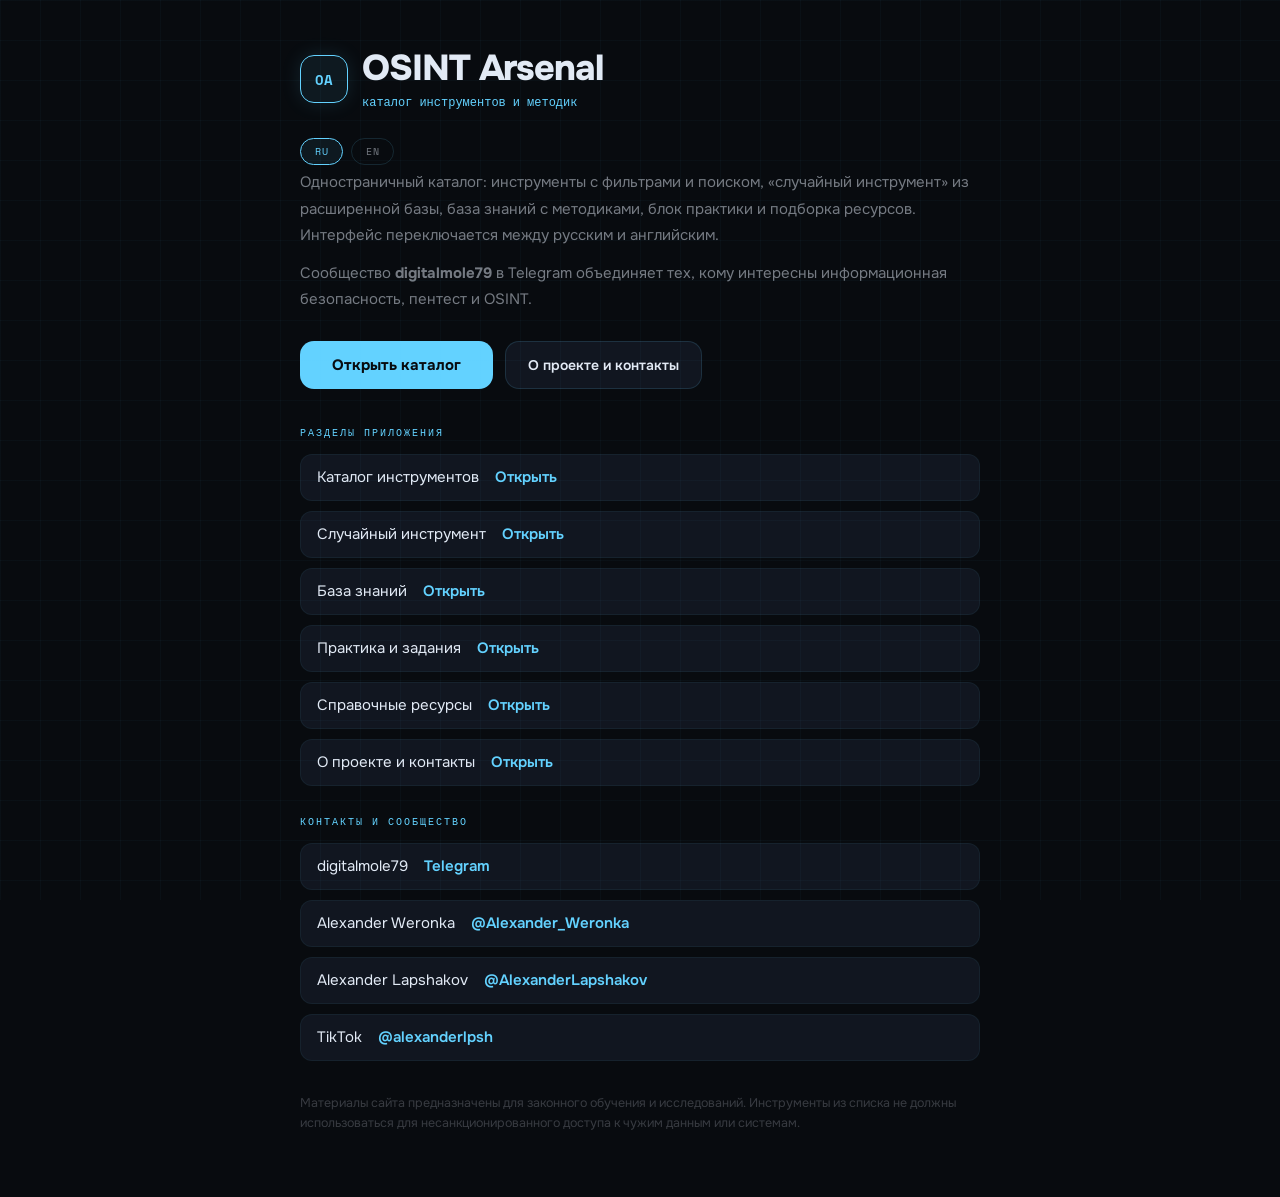
<file: welcome.html>
<!DOCTYPE html>
<html lang="ru" data-theme="dark">
<head>
<meta charset="UTF-8">
<meta name="viewport" content="width=device-width, initial-scale=1.0">
<meta name="description" content="OSINT Arsenal — каталог инструментов OSINT, база методик, практика и ресурсы.">
<title>OSINT Arsenal — о проекте</title>
<link rel="preconnect" href="https://fonts.googleapis.com">
<link href="https://fonts.googleapis.com/css2?family=Space+Mono:wght@400;700&family=Onest:wght@300;400;500;600;700;800;900&display=swap" rel="stylesheet">
<link rel="stylesheet" href="assets/css/style.css">
</head>
<body>

<main class="welcome-page">
  <div class="welcome-head">
    <div class="welcome-logo" aria-hidden="true">OA</div>
    <div>
      <div class="welcome-title">OSINT Arsenal</div>
      <div style="font-size:12px;padding-top:4px;font-family:'Space Mono',monospace;color:var(--accent)" id="wSubLine">каталог инструментов и методик</div>
    </div>
  </div>

  <div style="display:flex;gap:8px;margin-bottom:4px">
    <button onclick="wLang('ru')" id="wBtnRu" style="font-family:'Space Mono',monospace;font-size:10px;padding:5px 14px;border-radius:20px;border:1px solid var(--accent);background:var(--accent-dim);color:var(--accent);cursor:pointer;letter-spacing:.06em;transition:all .2s">RU</button>
    <button onclick="wLang('en')" id="wBtnEn" style="font-family:'Space Mono',monospace;font-size:10px;padding:5px 14px;border-radius:20px;border:1px solid var(--border2);background:transparent;color:var(--text-sub);cursor:pointer;letter-spacing:.06em;transition:all .2s">EN</button>
  </div>

  <div class="welcome-lead" id="wLead">
    <p>Одностраничный каталог: инструменты с фильтрами и поиском, «случайный инструмент» из расширенной базы, база знаний с методиками, блок практики и подборка ресурсов. Интерфейс переключается между русским и английским.</p>
    <p>Сообщество <strong>digitalmole79</strong> в Telegram объединяет тех, кому интересны информационная безопасность, пентест и OSINT.</p>
  </div>

  <div class="welcome-actions">
    <a class="welcome-btn-primary" href="index.html#tools" id="wBtnCatalog">Открыть каталог</a>
    <a class="welcome-btn-secondary" href="index.html#author" id="wBtnAbout">О проекте и контакты</a>
  </div>

  <p class="welcome-section-title" id="wSecSections">Разделы приложения</p>
  <div class="welcome-links">
    <div class="welcome-link-row">
      <span id="wL1">Каталог инструментов</span>
      <a href="index.html#tools" id="wO1">Открыть</a>
    </div>
    <div class="welcome-link-row">
      <span id="wL2">Случайный инструмент</span>
      <a href="index.html#tod" id="wO2">Открыть</a>
    </div>
    <div class="welcome-link-row">
      <span id="wL3">База знаний</span>
      <a href="index.html#info" id="wO3">Открыть</a>
    </div>
    <div class="welcome-link-row">
      <span id="wL4">Практика и задания</span>
      <a href="index.html#practice" id="wO4">Открыть</a>
    </div>
    <div class="welcome-link-row">
      <span id="wL5">Справочные ресурсы</span>
      <a href="index.html#resources" id="wO5">Открыть</a>
    </div>
    <div class="welcome-link-row">
      <span id="wL6">О проекте и контакты</span>
      <a href="index.html#author" id="wO6">Открыть</a>
    </div>
  </div>

  <p class="welcome-section-title" id="wSecContacts" style="margin-top:28px">Контакты и сообщество</p>
  <div class="welcome-links">
    <div class="welcome-link-row">
      <span>digitalmole79</span>
      <a href="https://t.me/digitalmole79" target="_blank" rel="noopener">Telegram</a>
    </div>
    <div class="welcome-link-row">
      <span>Alexander Weronka</span>
      <a href="https://t.me/Alexander_Weronka" target="_blank" rel="noopener">@Alexander_Weronka</a>
    </div>
    <div class="welcome-link-row">
      <span>Alexander Lapshakov</span>
      <a href="https://t.me/AlexanderLapshakov" target="_blank" rel="noopener">@AlexanderLapshakov</a>
    </div>
    <div class="welcome-link-row">
      <span>TikTok</span>
      <a href="https://www.tiktok.com/@alexanderlpsh?_r=1&_t=ZS-95332MCRK6R" target="_blank" rel="noopener">@alexanderlpsh</a>
    </div>
  </div>

  <p class="welcome-note" id="wNote">
    Материалы сайта предназначены для законного обучения и исследований. Инструменты из списка не должны использоваться для несанкционированного доступа к чужим данным или системам.
  </p>
</main>

<script>
const wT = {
  ru: {
    sub:'каталог инструментов и методик',
    lead:'<p>Одностраничный каталог: инструменты с фильтрами и поиском, «случайный инструмент» из расширенной базы, база знаний с методиками, блок практики и подборка ресурсов. Интерфейс переключается между русским и английским.</p><p>Сообщество <strong>digitalmole79</strong> в Telegram объединяет тех, кому интересны информационная безопасность, пентест и OSINT.</p>',
    btnCatalog:'Открыть каталог', btnAbout:'О проекте и контакты',
    secSections:'Разделы приложения', secContacts:'Контакты и сообщество',
    l1:'Каталог инструментов',l2:'Случайный инструмент',l3:'База знаний',
    l4:'Практика и задания',l5:'Справочные ресурсы',l6:'О проекте и контакты',
    o:'Открыть',
    note:'Материалы сайта предназначены для законного обучения и исследований. Инструменты из списка не должны использоваться для несанкционированного доступа к чужим данным или системам.'
  },
  en: {
    sub:'tool catalog and methodologies',
    lead:'<p>A single-page catalog: tools with filters and search, a random tool picker from an extended pool, a knowledge base with methodology guides, a practice section, and a curated resource library. The interface supports Russian and English.</p><p>The <strong>digitalmole79</strong> Telegram community brings together people interested in infosec, pentesting and OSINT.</p>',
    btnCatalog:'Open catalog', btnAbout:'About & contacts',
    secSections:'App sections', secContacts:'Contacts & community',
    l1:'Tool catalog',l2:'Random tool',l3:'Knowledge base',
    l4:'Practice & challenges',l5:'Reference resources',l6:'About & contacts',
    o:'Open',
    note:'All materials are for lawful learning and research only. Tools listed here must not be used for unauthorized access to third-party data or systems.'
  }
};

function wLang(lang) {
  const t = wT[lang];
  document.getElementById('wSubLine').textContent = t.sub;
  document.getElementById('wLead').innerHTML = t.lead;
  document.getElementById('wBtnCatalog').textContent = t.btnCatalog;
  document.getElementById('wBtnAbout').textContent = t.btnAbout;
  document.getElementById('wSecSections').textContent = t.secSections;
  document.getElementById('wSecContacts').textContent = t.secContacts;
  ['1','2','3','4','5','6'].forEach(n => {
    document.getElementById('wL'+n).textContent = t['l'+n];
    document.getElementById('wO'+n).textContent = t.o;
  });
  document.getElementById('wNote').textContent = t.note;
  const isRu = lang === 'ru';
  const btnRu = document.getElementById('wBtnRu');
  const btnEn = document.getElementById('wBtnEn');
  btnRu.style.background = isRu ? 'var(--accent-dim)' : 'transparent';
  btnRu.style.color = isRu ? 'var(--accent)' : 'var(--text-sub)';
  btnRu.style.borderColor = isRu ? 'var(--accent)' : 'var(--border2)';
  btnEn.style.background = !isRu ? 'var(--accent-dim)' : 'transparent';
  btnEn.style.color = !isRu ? 'var(--accent)' : 'var(--text-sub)';
  btnEn.style.borderColor = !isRu ? 'var(--accent)' : 'var(--border2)';
  localStorage.setItem('oa_lang', lang);
}

const saved = localStorage.getItem('oa_lang');
if (saved && wT[saved]) wLang(saved);
</script>
</body>
</html>
</file>
<file: assets/css/style.css>
/* OSINT Arsenal — стили интерфейса */

/* ── RESET & BASE ── */
*, *::before, *::after { box-sizing: border-box; margin: 0; padding: 0; }

/* ── DESIGN TOKENS ── */
:root[data-theme="dark"] {
  --bg:         #080b0f;
  --bg2:        #0d1117;
  --surface:    #111620;
  --surface2:   #161c2a;
  --surface3:   #1c2333;
  --border:     rgba(99, 210, 255, 0.06);
  --border2:    rgba(99, 210, 255, 0.14);
  --border3:    rgba(99, 210, 255, 0.28);
  --text:       #e2eaf5;
  --text-muted: rgba(226, 234, 245, 0.22);
  --text-sub:   rgba(226, 234, 245, 0.50);
  --accent:     #63d2ff;
  --accent2:    #a78bfa;
  --accent3:    #34d399;
  --accent-dim: rgba(99, 210, 255, 0.07);
  --accent-glow:rgba(99, 210, 255, 0.15);
  --red:        #f87171;
  --yellow:     #fbbf24;
  --pill-bg:    rgba(99, 210, 255, 0.06);
  --shadow:     0 4px 24px rgba(0, 0, 0, 0.5);
  --shadow-lg:  0 20px 60px rgba(0, 0, 0, 0.7);
  --shadow-accent: 0 0 20px rgba(99, 210, 255, 0.12);
  --grid-line:  rgba(99, 210, 255, 0.03);
}

:root[data-theme="light"] {
  --bg:         #f0f2f7;
  --bg2:        #e8ecf3;
  --surface:    #ffffff;
  --surface2:   #f5f7fc;
  --surface3:   #edf0f7;
  --border:     rgba(0,0,0,0.07);
  --border2:    rgba(0,0,0,0.13);
  --border3:    rgba(0,0,0,0.22);
  --text:       #0d1117;
  --text-muted: rgba(0,0,0,0.26);
  --text-sub:   rgba(0,0,0,0.52);
  --accent:     #0369a1;
  --accent2:    #7c3aed;
  --accent3:    #059669;
  --accent-dim: rgba(3,105,161,0.07);
  --accent-glow:rgba(3,105,161,0.14);
  --red:        #dc2626;
  --yellow:     #d97706;
  --pill-bg:    rgba(0,0,0,0.05);
  --shadow:     0 4px 24px rgba(0,0,0,0.08);
  --shadow-lg:  0 20px 60px rgba(0,0,0,0.14);
  --shadow-accent: 0 0 20px rgba(3,105,161,0.10);
  --grid-line:  rgba(0,0,0,0.03);
}

/* ── TYPOGRAPHY ── */
html { scroll-behavior: smooth; }

body {
  background: var(--bg);
  color: var(--text);
  font-family: 'Onest', sans-serif;
  min-height: 100vh;
  transition: background .4s, color .4s;
  overflow-x: hidden;
}

/* Subtle grid overlay for dark mode */
[data-theme="dark"] body::before {
  content: '';
  position: fixed;
  inset: 0;
  background-image:
    linear-gradient(var(--grid-line) 1px, transparent 1px),
    linear-gradient(90deg, var(--grid-line) 1px, transparent 1px);
  background-size: 40px 40px;
  pointer-events: none;
  z-index: 0;
}

/* ── SCROLLBAR ── */
::-webkit-scrollbar { width: 4px; }
::-webkit-scrollbar-track { background: transparent; }
::-webkit-scrollbar-thumb { background: var(--border2); border-radius: 10px; }
::-webkit-scrollbar-thumb:hover { background: var(--accent); }

/* ── HEADER ── */
header {
  position: sticky;
  top: 0;
  z-index: 100;
  padding: 0 clamp(16px, 4vw, 44px);
  height: 60px;
  display: flex;
  align-items: center;
  justify-content: space-between;
  background: rgba(8, 11, 15, 0.85);
  border-bottom: 1px solid var(--border);
  backdrop-filter: blur(20px);
  -webkit-backdrop-filter: blur(20px);
  transition: background .4s, border-color .4s;
}

[data-theme="light"] header {
  background: rgba(240, 242, 247, 0.88);
}

.logo {
  display: flex;
  align-items: center;
  gap: 10px;
  font-family: 'Space Mono', monospace;
  font-size: 13px;
  font-weight: 700;
  letter-spacing: .12em;
  color: var(--accent);
  text-transform: uppercase;
  text-decoration: none;
  transition: opacity .2s;
}
.logo:hover { opacity: .8; }

.logo-icon {
  width: 30px;
  height: 30px;
  background: var(--accent-dim);
  border: 1px solid var(--border2);
  border-radius: 8px;
  display: flex;
  align-items: center;
  justify-content: center;
  font-size: 10px;
  font-weight: 800;
  letter-spacing: 0.02em;
  box-shadow: var(--shadow-accent);
}

.header-center {
  display: flex;
  align-items: center;
  gap: 6px;
  font-family: 'Space Mono', monospace;
  font-size: 10px;
  color: var(--text-muted);
  letter-spacing: .05em;
}
.header-center a {
  color: var(--accent);
  text-decoration: none;
  font-weight: 700;
  transition: opacity .2s;
}
.header-center a:hover { opacity: .75; }

.header-dot {
  width: 3px;
  height: 3px;
  border-radius: 50%;
  background: var(--border2);
}

.header-actions {
  display: flex;
  align-items: center;
  gap: 6px;
}

.icon-btn {
  display: flex;
  align-items: center;
  gap: 6px;
  padding: 6px 13px;
  background: var(--surface);
  border: 1px solid var(--border2);
  border-radius: 20px;
  cursor: pointer;
  font-family: 'Space Mono', monospace;
  font-size: 10px;
  color: var(--text-sub);
  letter-spacing: .06em;
  transition: all .25s;
  white-space: nowrap;
}
.icon-btn:hover {
  border-color: var(--accent);
  color: var(--accent);
  background: var(--accent-dim);
}

/* ── NAV ── */
.nav-wrap {
  padding: 0 clamp(16px, 4vw, 44px);
  border-bottom: 1px solid var(--border);
  background: var(--bg);
  overflow-x: auto;
  scrollbar-width: none;
  transition: background .4s;
  position: relative;
  z-index: 1;
}
.nav-wrap::-webkit-scrollbar { display: none; }

.nav-tabs {
  display: flex;
  min-width: max-content;
}

.nav-tab {
  padding: 14px 18px;
  font-size: 12px;
  font-weight: 500;
  color: var(--text-sub);
  cursor: pointer;
  border-bottom: 2px solid transparent;
  transition: all .2s;
  display: flex;
  align-items: center;
  gap: 6px;
  white-space: nowrap;
  background: none;
  border-left: none;
  border-right: none;
  border-top: none;
  letter-spacing: .01em;
  font-family: 'Onest', sans-serif;
}
.nav-tab:hover { color: var(--text); }
.nav-tab.active {
  color: var(--accent);
  border-bottom-color: var(--accent);
  font-weight: 700;
}

.tab-badge {
  font-size: 9px;
  background: var(--accent-dim);
  color: var(--accent);
  padding: 2px 6px;
  border-radius: 10px;
  font-family: 'Space Mono', monospace;
}
.tab-badge-alt {
  background: var(--surface2);
  color: var(--text-muted);
  border: 1px solid var(--border);
}

.tod-pool-note {
  font-size: 13px;
  color: var(--text-muted);
  line-height: 1.65;
  max-width: 40rem;
  margin: -6px 0 18px;
}

/* ── PAGE ── */
.page {
  display: none;
  padding: clamp(24px, 4vw, 52px) clamp(16px, 4vw, 44px) 80px;
  position: relative;
  z-index: 1;
}
.page.active {
  display: block;
  animation: pageIn .35s cubic-bezier(.4,0,.2,1) forwards;
}
@keyframes pageIn {
  from { opacity: 0; transform: translateY(16px); }
  to   { opacity: 1; transform: translateY(0); }
}

/* ── SECTION HEADERS ── */
.s-eyebrow {
  font-family: 'Space Mono', monospace;
  font-size: 10px;
  color: var(--accent);
  letter-spacing: .22em;
  text-transform: uppercase;
  margin-bottom: 10px;
  opacity: .8;
}

.s-title {
  font-size: clamp(26px, 4vw, 42px);
  font-weight: 800;
  letter-spacing: -.03em;
  line-height: 1.1;
  margin-bottom: 10px;
}

.s-sub {
  font-size: 14px;
  color: var(--text-sub);
  max-width: 520px;
  line-height: 1.65;
  font-weight: 400;
  margin-bottom: 32px;
}

/* ── TOOLBAR ── */
.toolbar {
  display: flex;
  align-items: center;
  gap: 12px;
  flex-wrap: wrap;
  margin-bottom: 28px;
}

.search-wrap {
  display: flex;
  align-items: center;
  gap: 8px;
  background: var(--surface);
  border: 1px solid var(--border2);
  border-radius: 12px;
  padding: 9px 14px;
  transition: border-color .25s, box-shadow .25s;
  min-width: 200px;
}
.search-wrap:focus-within {
  border-color: var(--accent);
  box-shadow: 0 0 0 3px var(--accent-dim);
}
.search-wrap svg { color: var(--text-muted); flex-shrink: 0; }

.search-input {
  background: none;
  border: none;
  outline: none;
  font-size: 13px;
  color: var(--text);
  font-family: 'Onest', sans-serif;
  width: 100%;
}
.search-input::placeholder { color: var(--text-muted); }

.pills {
  display: flex;
  gap: 6px;
  flex-wrap: wrap;
}

.pill {
  padding: 7px 14px;
  background: var(--surface);
  border: 1px solid var(--border);
  border-radius: 20px;
  font-size: 12px;
  font-weight: 500;
  cursor: pointer;
  color: var(--text-sub);
  transition: all .2s;
  font-family: 'Onest', sans-serif;
  white-space: nowrap;
}
.pill:hover { border-color: var(--border2); color: var(--text); }
.pill.active {
  background: var(--accent-dim);
  border-color: var(--accent);
  color: var(--accent);
  font-weight: 600;
}

.count-chip {
  font-family: 'Space Mono', monospace;
  font-size: 10px;
  color: var(--text-muted);
  padding: 5px 10px;
  background: var(--surface);
  border: 1px solid var(--border);
  border-radius: 10px;
  white-space: nowrap;
  margin-left: auto;
}

/* ── TOOLS GRID ── */
.tools-grid {
  display: grid;
  grid-template-columns: repeat(auto-fill, minmax(270px, 1fr));
  gap: 14px;
}

.tool-card {
  background: var(--surface);
  border: 1px solid var(--border);
  border-radius: 16px;
  padding: 20px;
  cursor: pointer;
  transition: all .25s cubic-bezier(.4,0,.2,1);
  display: flex;
  flex-direction: column;
  gap: 10px;
  animation: cardIn .4s ease backwards;
  position: relative;
  overflow: hidden;
}

.tool-card::before {
  content: '';
  position: absolute;
  top: 0; left: 0; right: 0;
  height: 1px;
  background: linear-gradient(90deg, transparent, var(--accent), transparent);
  opacity: 0;
  transition: opacity .3s;
}

.tool-card:hover {
  border-color: var(--border2);
  background: var(--surface2);
  transform: translateY(-2px);
  box-shadow: var(--shadow), var(--shadow-accent);
}
.tool-card:hover::before { opacity: .6; }

@keyframes cardIn {
  from { opacity: 0; transform: translateY(12px); }
  to   { opacity: 1; transform: translateY(0); }
}

.card-top {
  display: flex;
  align-items: center;
  justify-content: space-between;
}

.card-icon {
  width: 36px;
  height: 36px;
  background: var(--accent-dim);
  border: 1px solid var(--border2);
  border-radius: 8px;
  display: flex;
  align-items: center;
  justify-content: center;
  flex-shrink: 0;
  font-family: 'Space Mono', monospace;
  font-size: 11px;
  font-weight: 700;
  letter-spacing: -0.02em;
  color: var(--accent);
}

.card-link-btn {
  display: flex;
  align-items: center;
  gap: 4px;
  font-family: 'Space Mono', monospace;
  font-size: 10px;
  color: var(--text-muted);
  text-decoration: none;
  padding: 4px 8px;
  background: var(--surface2);
  border: 1px solid var(--border);
  border-radius: 8px;
  transition: all .2s;
  max-width: 150px;
  overflow: hidden;
  text-overflow: ellipsis;
  white-space: nowrap;
}
.card-link-btn:hover {
  color: var(--accent);
  border-color: var(--accent);
  background: var(--accent-dim);
}

.card-name {
  font-size: 15px;
  font-weight: 700;
  letter-spacing: -.01em;
}

.card-tags {
  display: flex;
  flex-wrap: wrap;
  gap: 5px;
}

.tag {
  font-family: 'Space Mono', monospace;
  font-size: 9px;
  padding: 3px 7px;
  background: var(--pill-bg);
  border: 1px solid var(--border);
  border-radius: 6px;
  color: var(--text-muted);
  letter-spacing: .04em;
}

.card-desc {
  font-size: 12.5px;
  color: var(--text-sub);
  line-height: 1.6;
  flex: 1;
  display: -webkit-box;
  -webkit-line-clamp: 3;
  -webkit-box-orient: vertical;
  overflow: hidden;
}

.card-foot {
  display: flex;
  align-items: center;
  gap: 6px;
  margin-top: 2px;
}

.type-badge {
  font-family: 'Space Mono', monospace;
  font-size: 9px;
  padding: 3px 8px;
  border-radius: 6px;
  font-weight: 700;
  letter-spacing: .06em;
}
.type-badge-cli   { background: rgba(99,210,255,.08); color: var(--accent); border: 1px solid rgba(99,210,255,.2); }
.type-badge-web   { background: rgba(52,211,153,.08); color: var(--accent3); border: 1px solid rgba(52,211,153,.2); }
.type-badge-api   { background: rgba(167,139,250,.08); color: var(--accent2); border: 1px solid rgba(167,139,250,.2); }
.type-badge-desktop { background: rgba(251,191,36,.08); color: var(--yellow); border: 1px solid rgba(251,191,36,.2); }

.cat-dot {
  width: 5px; height: 5px;
  border-radius: 50%;
  background: var(--accent);
  margin-left: auto;
  opacity: .5;
}

.empty-state {
  grid-column: 1 / -1;
  text-align: center;
  padding: 60px 20px;
  color: var(--text-muted);
  font-family: 'Space Mono', monospace;
  font-size: 12px;
}

/* ── MODAL ── */
.modal-overlay {
  position: fixed;
  inset: 0;
  z-index: 200;
  background: rgba(0,0,0,.82);
  backdrop-filter: blur(12px);
  display: flex;
  align-items: center;
  justify-content: center;
  padding: 20px;
  opacity: 0;
  pointer-events: none;
  transition: opacity .3s;
}
.modal-overlay.open { opacity: 1; pointer-events: all; }

.modal {
  background: var(--surface);
  border: 1px solid var(--border2);
  border-radius: 20px;
  max-width: 520px;
  width: 100%;
  padding: 28px;
  transform: translateY(20px) scale(.97);
  transition: transform .35s cubic-bezier(.4,0,.2,1);
  position: relative;
  overflow: hidden;
}
.modal::before {
  content: '';
  position: absolute;
  top: 0; left: 0; right: 0;
  height: 1px;
  background: linear-gradient(90deg, transparent, var(--accent), transparent);
  opacity: .4;
}

.modal-overlay.open .modal { transform: translateY(0) scale(1); }

.modal-head {
  display: flex;
  align-items: center;
  justify-content: space-between;
  margin-bottom: 14px;
}

.modal-title {
  font-size: 20px;
  font-weight: 800;
  letter-spacing: -.02em;
}

.modal-close {
  background: var(--surface2);
  border: 1px solid var(--border);
  width: 30px; height: 30px;
  border-radius: 10px;
  cursor: pointer;
  display: flex;
  align-items: center;
  justify-content: center;
  color: var(--text-sub);
  font-size: 14px;
  transition: all .2s;
}
.modal-close:hover { border-color: var(--accent); color: var(--accent); }

.modal-url {
  font-family: 'Space Mono', monospace;
  font-size: 11px;
  color: var(--accent);
  margin-bottom: 14px;
  opacity: .75;
  word-break: break-all;
}

.modal-tags {
  display: flex;
  flex-wrap: wrap;
  gap: 6px;
  margin-bottom: 16px;
}

.modal-desc {
  font-size: 13.5px;
  color: var(--text-sub);
  line-height: 1.7;
  margin-bottom: 22px;
}

.modal-open {
  display: inline-flex;
  align-items: center;
  gap: 7px;
  padding: 10px 20px;
  background: var(--accent-dim);
  border: 1px solid var(--border2);
  border-radius: 12px;
  color: var(--accent);
  font-size: 13px;
  font-weight: 600;
  text-decoration: none;
  transition: all .25s;
  font-family: 'Onest', sans-serif;
}
.modal-open:hover {
  background: rgba(99,210,255,.14);
  border-color: var(--accent);
  box-shadow: 0 0 12px rgba(99,210,255,.15);
}

/* ── RANDOM TOOL ── */
.tod-card {
  background: var(--surface);
  border: 1px solid var(--border2);
  border-radius: 20px;
  padding: 32px;
  max-width: 680px;
  position: relative;
  overflow: hidden;
}
.tod-card::before {
  content: '';
  position: absolute;
  top: 0; left: 0; right: 0;
  height: 1px;
  background: linear-gradient(90deg, transparent, var(--accent), transparent);
  opacity: .5;
}

.tod-label {
  display: flex;
  align-items: center;
  gap: 8px;
  font-family: 'Space Mono', monospace;
  font-size: 10px;
  color: var(--text-muted);
  letter-spacing: .18em;
  text-transform: uppercase;
  margin-bottom: 20px;
}

.live-dot {
  width: 7px; height: 7px;
  border-radius: 50%;
  background: var(--accent3);
  box-shadow: 0 0 6px var(--accent3);
  animation: pulse 2s infinite;
}
@keyframes pulse {
  0%, 100% { opacity: 1; }
  50% { opacity: .4; }
}

.tod-name {
  font-size: clamp(24px, 4vw, 36px);
  font-weight: 800;
  letter-spacing: -.03em;
  margin-bottom: 8px;
  min-height: 1.2em;
}

.tod-url {
  font-family: 'Space Mono', monospace;
  font-size: 11px;
  color: var(--accent);
  opacity: .7;
  margin-bottom: 20px;
}

.tod-desc {
  font-size: 14px;
  color: var(--text-sub);
  line-height: 1.75;
  margin-bottom: 28px;
  min-height: 3em;
}

.tod-actions {
  display: flex;
  gap: 10px;
  flex-wrap: wrap;
}

.btn-primary {
  display: inline-flex;
  align-items: center;
  gap: 7px;
  padding: 10px 20px;
  background: var(--accent);
  border-radius: 12px;
  color: var(--bg);
  font-size: 13px;
  font-weight: 700;
  text-decoration: none;
  transition: all .25s;
  border: none;
  cursor: pointer;
  font-family: 'Onest', sans-serif;
}
.btn-primary:hover {
  box-shadow: 0 4px 16px rgba(99,210,255,.3);
  transform: translateY(-1px);
}

.btn-secondary {
  display: inline-flex;
  align-items: center;
  gap: 7px;
  padding: 10px 20px;
  background: var(--surface2);
  border: 1px solid var(--border2);
  border-radius: 12px;
  color: var(--text-sub);
  font-size: 13px;
  font-weight: 600;
  cursor: pointer;
  transition: all .25s;
  font-family: 'Onest', sans-serif;
}
.btn-secondary:hover {
  border-color: var(--accent);
  color: var(--accent);
}
.btn-secondary:disabled { opacity: .45; cursor: default; }

.dots span {
  display: inline-block;
  width: 6px; height: 6px;
  border-radius: 50%;
  background: var(--border2);
  animation: dotPulse 1.2s ease-in-out infinite;
  margin-right: 4px;
}
.dots span:nth-child(2) { animation-delay: .15s; }
.dots span:nth-child(3) { animation-delay: .3s; }
@keyframes dotPulse {
  0%, 80%, 100% { transform: scale(.8); opacity: .4; }
  40% { transform: scale(1.2); opacity: 1; }
}

.tod-hist-title {
  font-family: 'Space Mono', monospace;
  font-size: 10px;
  color: var(--text-muted);
  letter-spacing: .2em;
  text-transform: uppercase;
  margin: 32px 0 14px;
}

.tod-hist-list {
  display: flex;
  flex-direction: column;
  gap: 8px;
  max-width: 680px;
}

.tod-hist-item {
  display: flex;
  align-items: center;
  gap: 12px;
  padding: 10px 16px;
  background: var(--surface);
  border: 1px solid var(--border);
  border-radius: 12px;
  cursor: pointer;
  transition: all .2s;
}
.tod-hist-item:hover {
  border-color: var(--border2);
  background: var(--surface2);
}

.tod-hist-icon { font-size: 16px; }

.tod-hist-name {
  font-size: 13px;
  font-weight: 600;
  flex: 1;
}

.tod-hist-cat {
  font-family: 'Space Mono', monospace;
  font-size: 9px;
  color: var(--text-muted);
  padding: 2px 8px;
  background: var(--pill-bg);
  border-radius: 6px;
}

/* knowledge accordion */
#infoList { max-width: 820px; display: flex; flex-direction: column; gap: 10px; }

.info-card {
  background: var(--surface);
  border: 1px solid var(--border);
  border-radius: 16px;
  overflow: hidden;
  cursor: pointer;
  transition: border-color .2s;
  animation: cardIn .4s ease backwards;
}
.info-card:hover { border-color: var(--border2); }
.info-card.open { border-color: var(--accent); }

.info-card-top {
  display: flex;
  align-items: center;
  gap: 14px;
  padding: 18px 20px;
}

.info-icon {
  width: 38px; height: 38px;
  background: var(--accent-dim);
  border: 1px solid var(--border2);
  border-radius: 8px;
  display: flex;
  align-items: center;
  justify-content: center;
  flex-shrink: 0;
  font-family: 'Space Mono', monospace;
  font-size: 13px;
  font-weight: 700;
  color: var(--accent);
}

.info-body-inner {
  padding-top: 4px;
}

.info-meta { flex: 1; }

.info-title {
  font-size: 15px;
  font-weight: 700;
  letter-spacing: -.01em;
  margin-bottom: 2px;
}

.info-sub {
  font-size: 11px;
  color: var(--text-muted);
  font-family: 'Space Mono', monospace;
}

.info-badge {
  font-family: 'Space Mono', monospace;
  font-size: 9px;
  padding: 3px 8px;
  background: var(--accent-dim);
  border: 1px solid var(--border2);
  color: var(--accent);
  border-radius: 6px;
  letter-spacing: .08em;
  font-weight: 700;
}

.chevron {
  color: var(--text-muted);
  transition: transform .3s;
  flex-shrink: 0;
}
.info-card.open .chevron { transform: rotate(180deg); }

.info-body {
  max-height: 0;
  overflow: hidden;
  transition: max-height .4s ease, padding .4s ease;
}
.info-card.open .info-body {
  max-height: 1200px;
  padding: 0 20px 22px;
}

.info-body p {
  font-size: 13.5px;
  color: var(--text-sub);
  line-height: 1.8;
  margin-bottom: 14px;
}
.info-body p:last-child { margin-bottom: 0; }
.info-body strong { color: var(--text); font-weight: 600; }
.info-body em {
  font-family: 'Space Mono', monospace;
  font-size: .9em;
  color: var(--accent);
  font-style: normal;
  background: var(--accent-dim);
  padding: 1px 5px;
  border-radius: 4px;
}

/* ── PRACTICE ── */
.practice-grid {
  display: grid;
  grid-template-columns: repeat(auto-fill, minmax(240px, 1fr));
  gap: 12px;
  margin-bottom: 40px;
}

.pcard {
  display: flex;
  flex-direction: column;
  gap: 10px;
  padding: 20px;
  background: var(--surface);
  border: 1px solid var(--border);
  border-radius: 16px;
  text-decoration: none;
  color: inherit;
  transition: all .25s;
}
.pcard:hover {
  border-color: var(--border2);
  transform: translateY(-2px);
  box-shadow: var(--shadow);
}

.pcard-icon {
  width: 44px; height: 44px;
  background: var(--accent-dim);
  border: 1px solid var(--border2);
  border-radius: 10px;
  display: flex;
  align-items: center;
  justify-content: center;
  font-family: 'Space Mono', monospace;
  font-size: 12px;
  font-weight: 700;
  color: var(--accent);
  letter-spacing: -0.03em;
}

.pcard-name {
  font-size: 14px;
  font-weight: 700;
  letter-spacing: -.01em;
}

.pcard-desc {
  font-size: 12px;
  color: var(--text-sub);
  line-height: 1.6;
  flex: 1;
}

.pcard-tags {
  display: flex;
  flex-wrap: wrap;
  gap: 5px;
}

.lvl {
  font-family: 'Space Mono', monospace;
  font-size: 10px;
  font-weight: 700;
}
.lvl-e { color: var(--accent3); }
.lvl-m { color: var(--yellow); }
.lvl-h { color: var(--red); }

/* Challenges */
.chal-card {
  background: var(--surface);
  border: 1px solid var(--border);
  border-radius: 14px;
  padding: 18px 20px;
  margin-bottom: 10px;
  cursor: pointer;
  transition: all .2s;
  position: relative;
  max-width: 820px;
}
.chal-card::before {
  content: attr(data-num);
  position: absolute;
  right: 20px; top: 50%;
  transform: translateY(-50%);
  font-family: 'Space Mono', monospace;
  font-size: 28px;
  color: var(--border2);
  font-weight: 700;
  letter-spacing: -.04em;
}
.chal-card:hover {
  border-color: var(--border2);
  background: var(--surface2);
}

.chal-name {
  font-size: 15px;
  font-weight: 700;
  margin-bottom: 6px;
}
.chal-desc {
  font-size: 12.5px;
  color: var(--text-sub);
  margin-bottom: 12px;
  line-height: 1.6;
  max-width: 80%;
}
.chal-foot {
  display: flex;
  align-items: center;
  gap: 10px;
}

/* resource cards grid */
.res-grid {
  display: grid;
  grid-template-columns: repeat(auto-fill, minmax(280px, 1fr));
  gap: 12px;
}

.rcard {
  display: flex;
  flex-direction: column;
  gap: 10px;
  padding: 18px;
  background: var(--surface);
  border: 1px solid var(--border);
  border-radius: 16px;
  text-decoration: none;
  color: inherit;
  transition: all .25s;
}
.rcard:hover {
  border-color: var(--border2);
  background: var(--surface2);
  transform: translateY(-1px);
}

.rcard-top {
  display: flex;
  align-items: center;
  gap: 12px;
}

.rcard-icon {
  width: 38px; height: 38px;
  background: var(--accent-dim);
  border: 1px solid var(--border2);
  border-radius: 8px;
  display: flex;
  align-items: center;
  justify-content: center;
  flex-shrink: 0;
  font-family: 'Space Mono', monospace;
  font-size: 11px;
  font-weight: 700;
  color: var(--accent);
}

.rcard-name {
  font-size: 14px;
  font-weight: 700;
}

.rcard-type {
  font-size: 10px;
  color: var(--text-muted);
  font-family: 'Space Mono', monospace;
}

.rcard-desc {
  font-size: 12px;
  color: var(--text-sub);
  line-height: 1.6;
  flex: 1;
}

.rcard-badge {
  font-family: 'Space Mono', monospace;
  font-size: 9px;
  padding: 3px 8px;
  background: var(--pill-bg);
  border: 1px solid var(--border);
  border-radius: 6px;
  color: var(--text-muted);
  align-self: flex-start;
}

/* ── AUTHOR PAGE ── */
.author-layout {
  display: grid;
  grid-template-columns: 280px 1fr;
  gap: 24px;
  max-width: 960px;
  align-items: start;
}

@media (max-width: 700px) {
  .author-layout { grid-template-columns: 1fr; }
}

.author-card {
  background: var(--surface);
  border: 1px solid var(--border2);
  border-radius: 20px;
  padding: 28px;
  text-align: center;
  position: relative;
  overflow: hidden;
}
.author-card::before {
  content: '';
  position: absolute;
  top: 0; left: 0; right: 0;
  height: 60px;
  background: linear-gradient(180deg, var(--accent-dim) 0%, transparent 100%);
}

.author-avatar {
  width: 80px; height: 80px;
  background: var(--accent-dim);
  border: 2px solid var(--border2);
  border-radius: 50%;
  display: flex;
  align-items: center;
  justify-content: center;
  font-size: 15px;
  font-weight: 800;
  font-family: 'Space Mono', monospace;
  text-transform: lowercase;
  color: var(--accent);
  margin: 0 auto 14px;
  position: relative;
  z-index: 1;
}

.author-name {
  font-size: 18px;
  font-weight: 800;
  letter-spacing: -.02em;
  margin-bottom: 4px;
}

.author-handle {
  font-family: 'Space Mono', monospace;
  font-size: 11px;
  color: var(--accent);
  margin-bottom: 16px;
}

.author-bio {
  font-size: 12.5px;
  color: var(--text-sub);
  line-height: 1.65;
  text-align: left;
  margin-bottom: 20px;
}

.author-links {
  display: flex;
  flex-direction: column;
  gap: 8px;
}

.author-link {
  display: flex;
  flex-direction: column;
  align-items: flex-start;
  gap: 4px;
  padding: 12px 14px;
  background: var(--surface2);
  border: 1px solid var(--border);
  border-radius: 12px;
  text-decoration: none;
  color: var(--text-sub);
  font-size: 13px;
  font-weight: 500;
  transition: all .2s;
}
.author-link:hover {
  border-color: var(--accent);
  color: var(--accent);
  background: var(--accent-dim);
}

.author-link-label { font-weight: 700; color: var(--text); }
.author-link:hover .author-link-label { color: var(--accent); }
.author-link-url {
  font-family: 'Space Mono', monospace;
  font-size: 11px;
  color: var(--accent);
  opacity: 0.9;
}

.author-bio .inline-link,
.info-block-text .inline-link,
.author-people .inline-link {
  color: var(--accent);
  font-weight: 600;
  text-decoration: underline;
  text-underline-offset: 3px;
}
.author-bio .inline-link:hover,
.info-block-text .inline-link:hover,
.author-people .inline-link:hover {
  color: var(--text);
}

.info-block-warn {
  border-color: rgba(251, 191, 36, 0.22);
}
.info-block-title-warn {
  color: var(--yellow);
}
.small-print {
  font-size: 12.5px;
}

.author-info-panel {
  display: flex;
  flex-direction: column;
  gap: 16px;
}

.info-block {
  background: var(--surface);
  border: 1px solid var(--border);
  border-radius: 16px;
  padding: 22px;
}

.info-block-title {
  font-family: 'Space Mono', monospace;
  font-size: 10px;
  color: var(--accent);
  letter-spacing: .2em;
  text-transform: uppercase;
  margin-bottom: 14px;
}

.info-block-text {
  font-size: 13.5px;
  color: var(--text-sub);
  line-height: 1.75;
}
.info-block-text p { margin-bottom: 10px; }
.info-block-text p:last-child { margin-bottom: 0; }

.stat-row {
  display: flex;
  gap: 12px;
  flex-wrap: wrap;
}

.stat-item {
  flex: 1;
  min-width: 80px;
  background: var(--surface2);
  border: 1px solid var(--border);
  border-radius: 12px;
  padding: 14px;
  text-align: center;
}

.stat-num {
  font-size: 24px;
  font-weight: 800;
  letter-spacing: -.04em;
  color: var(--accent);
  margin-bottom: 4px;
}

.stat-label {
  font-size: 10px;
  color: var(--text-muted);
  font-family: 'Space Mono', monospace;
}

.tag-cloud {
  display: flex;
  flex-wrap: wrap;
  gap: 7px;
}

.tag-cloud-item {
  padding: 6px 12px;
  background: var(--surface2);
  border: 1px solid var(--border);
  border-radius: 8px;
  font-size: 12px;
  color: var(--text-sub);
  transition: all .2s;
}
.tag-cloud-item:hover {
  border-color: var(--accent);
  color: var(--accent);
  background: var(--accent-dim);
  cursor: default;
}

/* ── SETTINGS MODAL ── */
.settings-overlay {
  position: fixed; inset: 0; z-index: 300;
  background: rgba(0,0,0,.78);
  backdrop-filter: blur(10px);
  display: flex; align-items: center; justify-content: center;
  padding: 20px;
  opacity: 0; pointer-events: none; transition: opacity .3s;
}
.settings-overlay.open { opacity: 1; pointer-events: all; }

.settings-modal {
  background: var(--surface);
  border: 1px solid var(--border2);
  border-radius: 22px;
  max-width: 440px;
  width: 100%;
  padding: 28px;
  transform: translateY(20px) scale(.97);
  transition: transform .35s cubic-bezier(.4,0,.2,1);
}
.settings-overlay.open .settings-modal { transform: translateY(0) scale(1); }

.settings-head {
  display: flex; align-items: center; justify-content: space-between; margin-bottom: 24px;
}
.settings-title { font-size: 18px; font-weight: 800; letter-spacing: -.02em; }

.settings-section { margin-bottom: 20px; }
.settings-label {
  font-family: 'Space Mono', monospace;
  font-size: 9px;
  color: var(--accent);
  letter-spacing: .2em;
  text-transform: uppercase;
  margin-bottom: 10px;
}
.settings-row { display: flex; gap: 8px; flex-wrap: wrap; }

.set-btn {
  padding: 9px 18px;
  background: var(--surface2);
  border: 1px solid var(--border);
  border-radius: 12px;
  font-size: 12px;
  font-weight: 600;
  cursor: pointer;
  color: var(--text-sub);
  transition: all .2s;
  font-family: 'Onest', sans-serif;
}
.set-btn:hover { border-color: var(--border2); color: var(--text); }
.set-btn.active {
  background: var(--accent-dim);
  border-color: var(--accent);
  color: var(--accent);
}

/* ── SUPPORT MODAL ── */
.support-overlay {
  position: fixed; inset: 0; z-index: 300;
  background: rgba(0,0,0,.78);
  backdrop-filter: blur(10px);
  display: flex; align-items: center; justify-content: center;
  padding: 20px;
  opacity: 0; pointer-events: none; transition: opacity .3s;
}
.support-overlay.open { opacity: 1; pointer-events: all; }

.support-modal {
  background: var(--surface);
  border: 1px solid var(--border2);
  border-radius: 22px;
  max-width: 480px;
  width: 100%;
  padding: 28px;
  transform: translateY(20px) scale(.97);
  transition: transform .35s cubic-bezier(.4,0,.2,1);
}
.support-overlay.open .support-modal { transform: translateY(0) scale(1); }
.support-head { display: flex; align-items: center; justify-content: space-between; margin-bottom: 8px; }
.support-title { font-size: 18px; font-weight: 800; letter-spacing: -.02em; }
.support-sub { font-size: 13px; color: var(--text-sub); margin-bottom: 20px; line-height: 1.6; }

.wallet-card {
  background: var(--surface2);
  border: 1px solid var(--border);
  border-radius: 14px;
  padding: 16px;
  margin-bottom: 10px;
}
.wallet-top { display: flex; align-items: center; gap: 10px; margin-bottom: 10px; }
.wallet-icon {
  font-size: 10px;
  font-weight: 800;
  font-family: 'Space Mono', monospace;
  color: var(--accent);
  padding: 4px 8px;
  background: var(--accent-dim);
  border-radius: 8px;
  border: 1px solid var(--border2);
}
.wallet-name { font-size: 13px; font-weight: 700; }
.wallet-net {
  font-size: 9px;
  font-family: 'Space Mono', monospace;
  color: var(--text-muted);
  padding: 2px 7px;
  background: var(--pill-bg);
  border-radius: 6px;
}
.wallet-addr {
  font-family: 'Space Mono', monospace;
  font-size: 10px;
  color: var(--text-sub);
  word-break: break-all;
  line-height: 1.6;
  background: var(--surface3);
  border-radius: 8px;
  padding: 8px 10px;
  cursor: pointer;
  transition: all .2s;
  border: 1px solid var(--border);
}
.wallet-addr:hover { border-color: var(--accent); color: var(--accent); }
.wallet-copy { font-size: 10px; color: var(--text-muted); margin-top: 5px; text-align: right; font-family: 'Space Mono', monospace; }
.support-or { text-align: center; color: var(--text-muted); font-size: 12px; margin: 14px 0; }
.support-check {
  background: var(--surface2);
  border: 1px solid var(--border);
  border-radius: 14px;
  padding: 14px;
  display: flex;
  align-items: center;
  gap: 12px;
}
.support-check-text { font-size: 12.5px; color: var(--text-sub); line-height: 1.6; }
.support-check-link { color: var(--accent); font-weight: 700; text-decoration: none; }
.support-check-link:hover { text-decoration: underline; }

/* ── LANGUAGE SCREEN ── */
.lang-screen {
  position: fixed; inset: 0; z-index: 9999;
  background: var(--bg);
  display: flex; align-items: center; justify-content: center;
  flex-direction: column; gap: 28px;
}
.lang-screen.hidden { display: none; }

.lang-logo {
  font-family: 'Space Mono', monospace;
  font-size: 13px;
  font-weight: 700;
  letter-spacing: .18em;
  color: var(--accent);
  text-transform: uppercase;
  display: flex;
  align-items: center;
  gap: 12px;
}
.lang-logo-icon {
  width: 44px; height: 44px;
  background: var(--accent-dim);
  border: 1.5px solid var(--accent);
  border-radius: 14px;
  display: flex; align-items: center; justify-content: center;
  font-size: 13px;
  font-weight: 800;
  letter-spacing: 0.04em;
  box-shadow: var(--shadow-accent);
}

.lang-title { font-size: clamp(22px, 4vw, 32px); font-weight: 800; letter-spacing: -.03em; text-align: center; }
.lang-sub { font-size: 13px; color: var(--text-sub); text-align: center; }

.lang-btns { display: flex; gap: 12px; flex-wrap: wrap; justify-content: center; }
.lang-btn {
  padding: 14px 32px;
  background: var(--surface);
  border: 1.5px solid var(--border2);
  border-radius: 16px;
  font-size: 15px;
  font-weight: 700;
  cursor: pointer;
  color: var(--text);
  transition: all .25s;
  font-family: 'Onest', sans-serif;
  display: flex; flex-direction: column; align-items: center; gap: 4px;
}
.lang-btn span { font-size: 10px; font-weight: 400; color: var(--text-muted); font-family: 'Space Mono', monospace; letter-spacing: .08em; }
.lang-btn:hover {
  border-color: var(--accent);
  color: var(--accent);
  transform: translateY(-2px);
  box-shadow: var(--shadow), var(--shadow-accent);
}

/* ── WELCOME (landing) ── */
.welcome-page {
  min-height: 100vh;
  padding: 48px 20px 64px;
  max-width: 720px;
  margin: 0 auto;
}
.welcome-head {
  display: flex;
  align-items: center;
  gap: 14px;
  margin-bottom: 28px;
}
.welcome-logo {
  width: 48px;
  height: 48px;
  background: var(--accent-dim);
  border: 1.5px solid var(--accent);
  border-radius: 14px;
  display: flex;
  align-items: center;
  justify-content: center;
  font-size: 14px;
  font-weight: 800;
  font-family: 'Space Mono', monospace;
  color: var(--accent);
  box-shadow: var(--shadow-accent);
}
.welcome-title {
  font-size: clamp(26px, 5vw, 36px);
  font-weight: 800;
  letter-spacing: -0.03em;
  line-height: 1.15;
}
.welcome-lead {
  font-size: 15px;
  color: var(--text-sub);
  line-height: 1.75;
  margin-bottom: 28px;
}
.welcome-lead p + p { margin-top: 12px; }
.welcome-actions {
  display: flex;
  flex-wrap: wrap;
  gap: 12px;
  margin-bottom: 36px;
}
.welcome-btn-primary {
  display: inline-flex;
  align-items: center;
  justify-content: center;
  padding: 14px 32px;
  background: var(--accent);
  color: var(--bg);
  font-weight: 700;
  font-size: 15px;
  border: none;
  border-radius: 14px;
  cursor: pointer;
  text-decoration: none;
  transition: opacity 0.2s, transform 0.2s;
}
.welcome-btn-primary:hover { opacity: 0.92; transform: translateY(-1px); }
.welcome-btn-secondary {
  display: inline-flex;
  align-items: center;
  padding: 14px 22px;
  background: var(--surface);
  border: 1px solid var(--border2);
  color: var(--text);
  font-weight: 600;
  font-size: 14px;
  border-radius: 14px;
  text-decoration: none;
  transition: border-color 0.2s, color 0.2s;
}
.welcome-btn-secondary:hover {
  border-color: var(--accent);
  color: var(--accent);
}
.welcome-section-title {
  font-family: 'Space Mono', monospace;
  font-size: 10px;
  letter-spacing: 0.2em;
  text-transform: uppercase;
  color: var(--accent);
  margin-bottom: 14px;
}
.welcome-links {
  display: flex;
  flex-direction: column;
  gap: 10px;
}
.welcome-link-row {
  display: flex;
  flex-wrap: wrap;
  align-items: baseline;
  gap: 8px 16px;
  padding: 12px 16px;
  background: var(--surface);
  border: 1px solid var(--border);
  border-radius: 12px;
  font-size: 15px;
}
.welcome-link-row a {
  color: var(--accent);
  font-weight: 600;
  text-decoration: none;
  border-bottom: 1px solid transparent;
}
.welcome-link-row a:hover {
  border-bottom-color: var(--accent);
}
.welcome-note {
  margin-top: 32px;
  font-size: 12.5px;
  color: var(--text-muted);
  line-height: 1.6;
}

/* ── RESPONSIVE ── */
@media (max-width: 600px) {
  .toolbar { gap: 8px; }
  .count-chip { display: none; }
  .header-center { display: none; }
  .tod-card { padding: 22px; }
  .author-layout { grid-template-columns: 1fr; }
}
</file>
